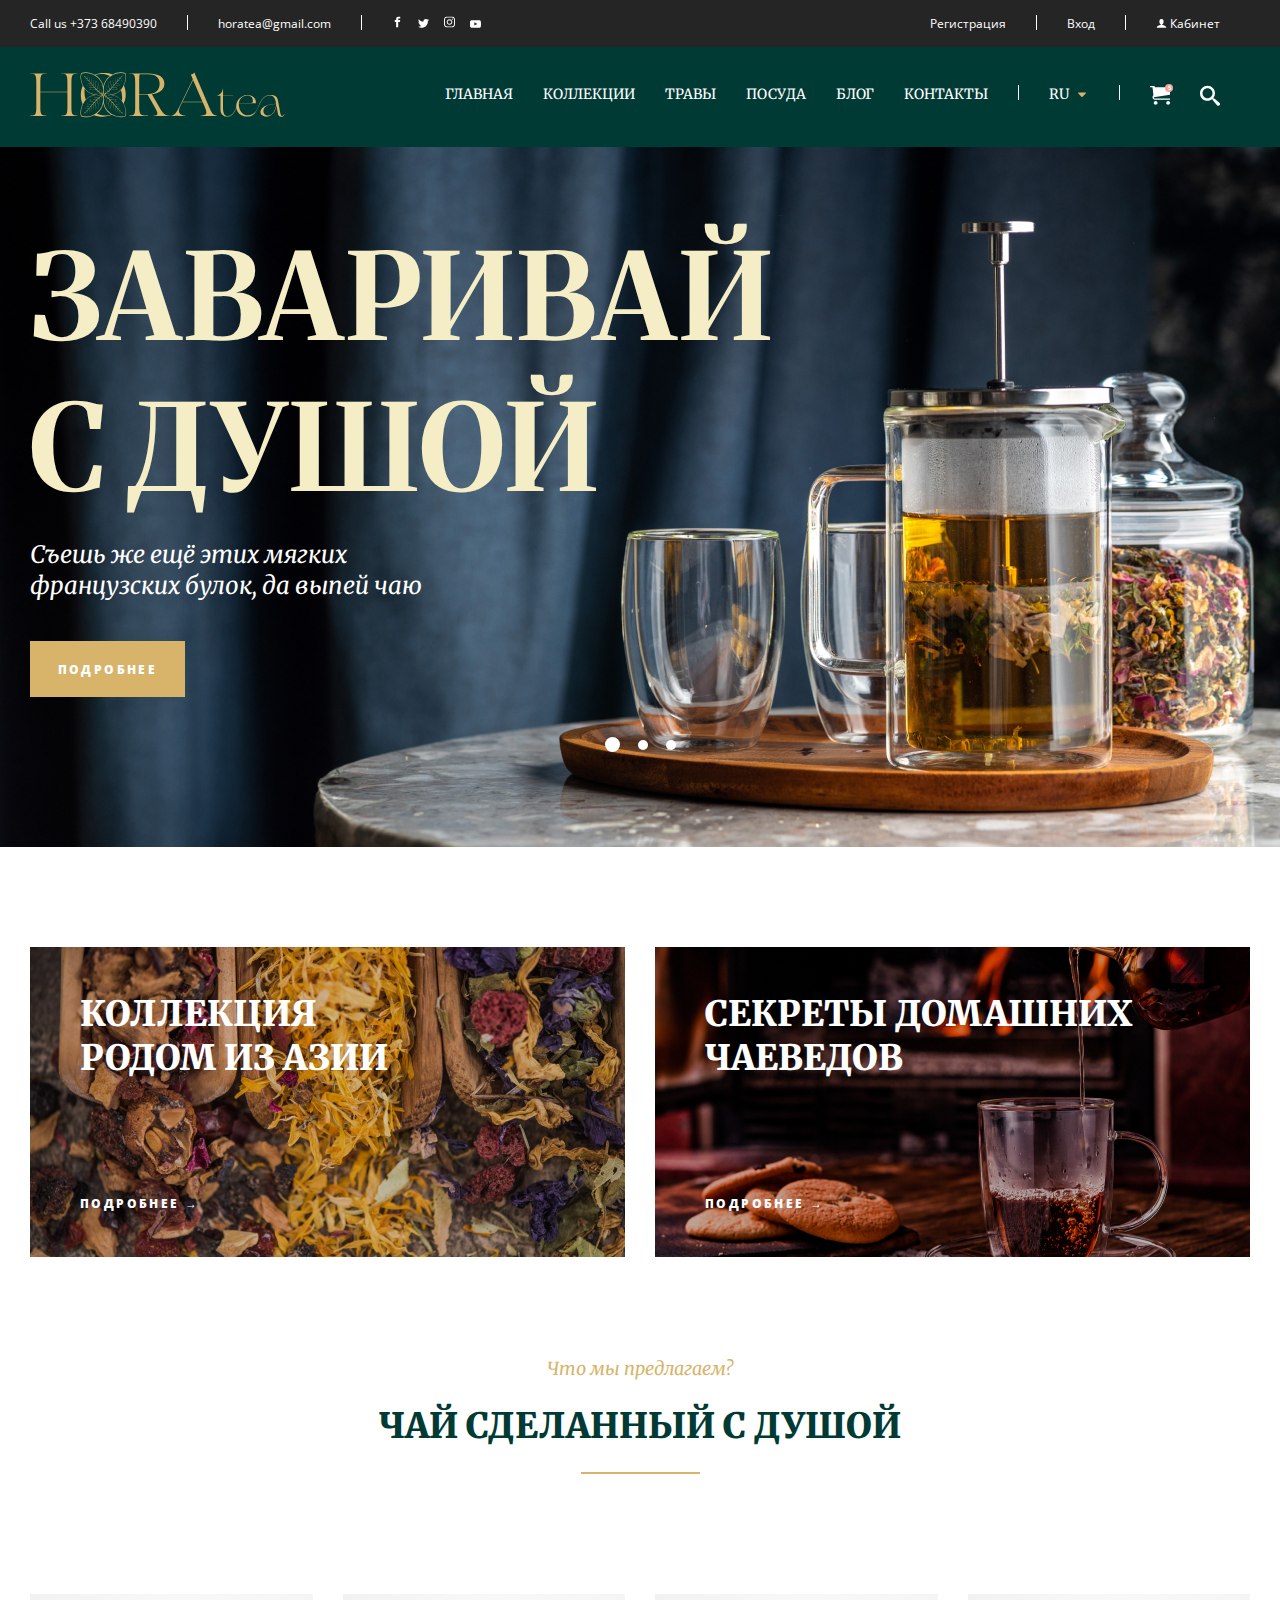
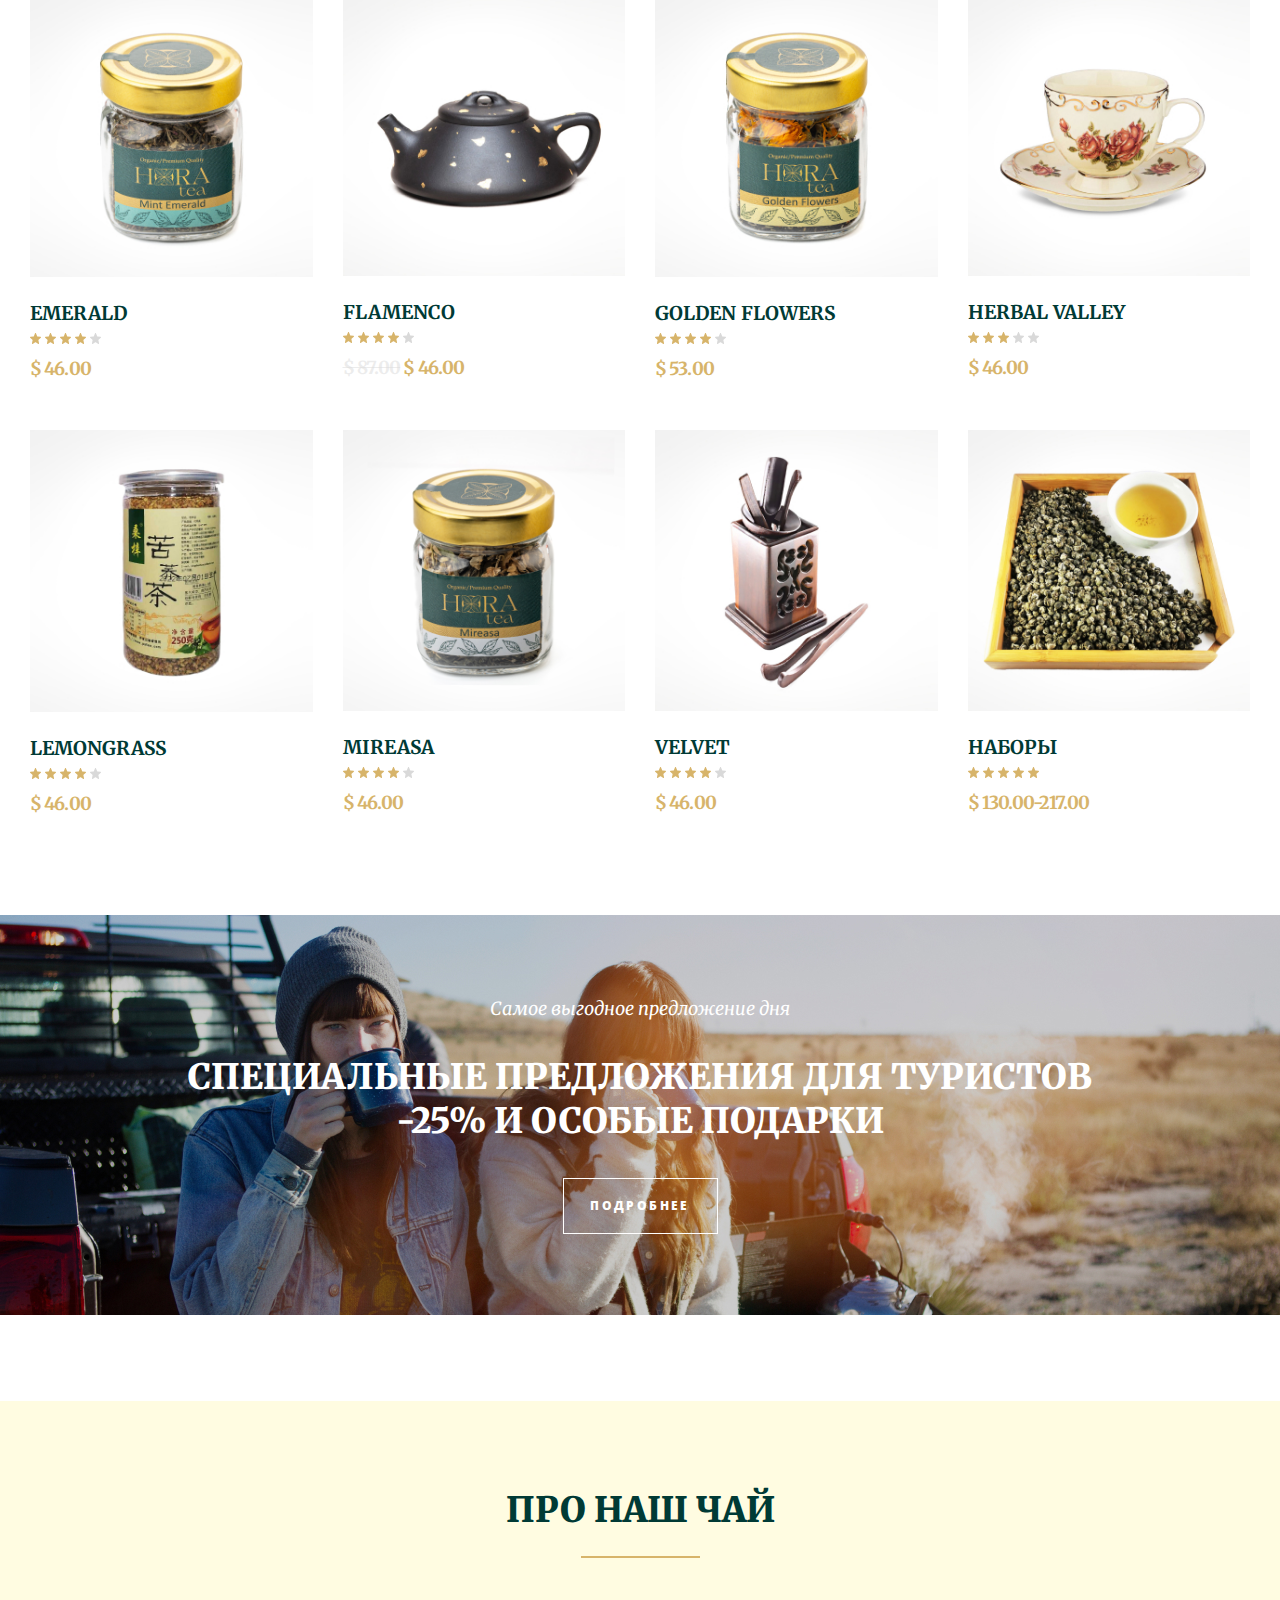
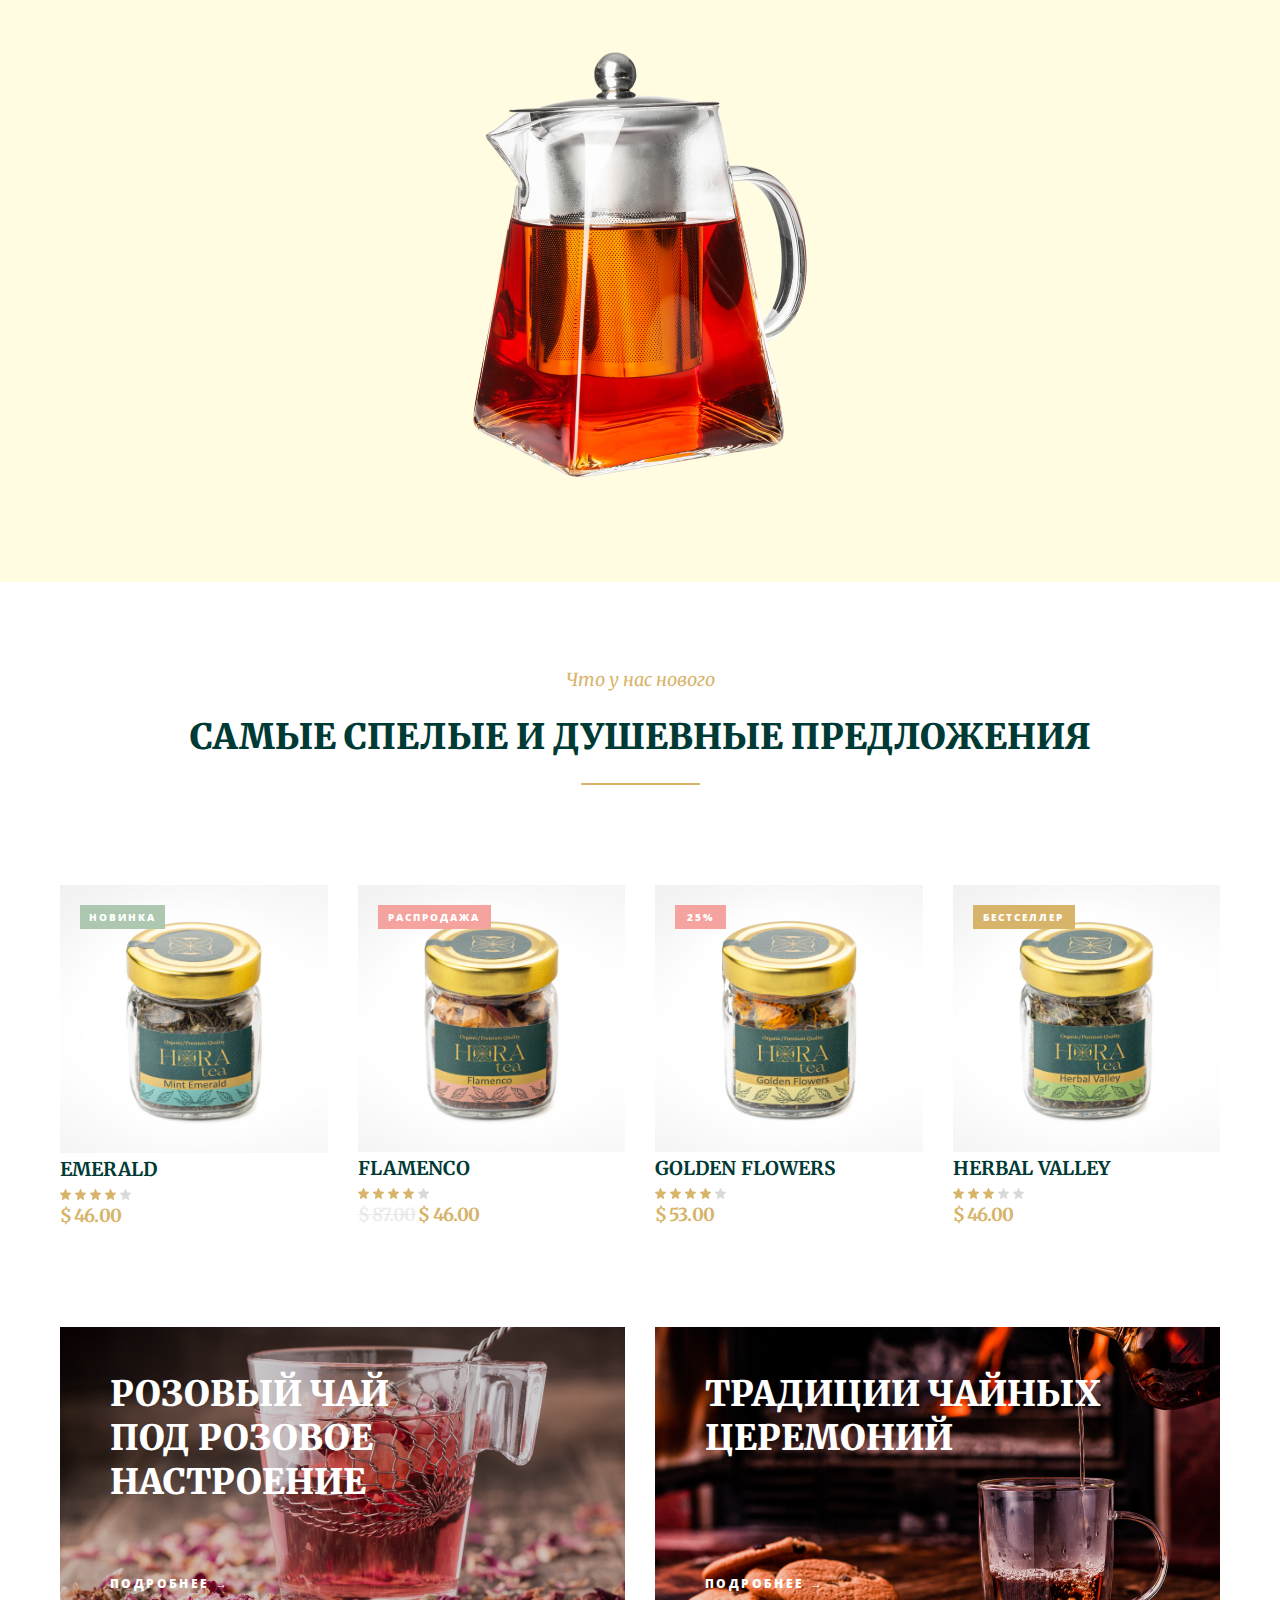
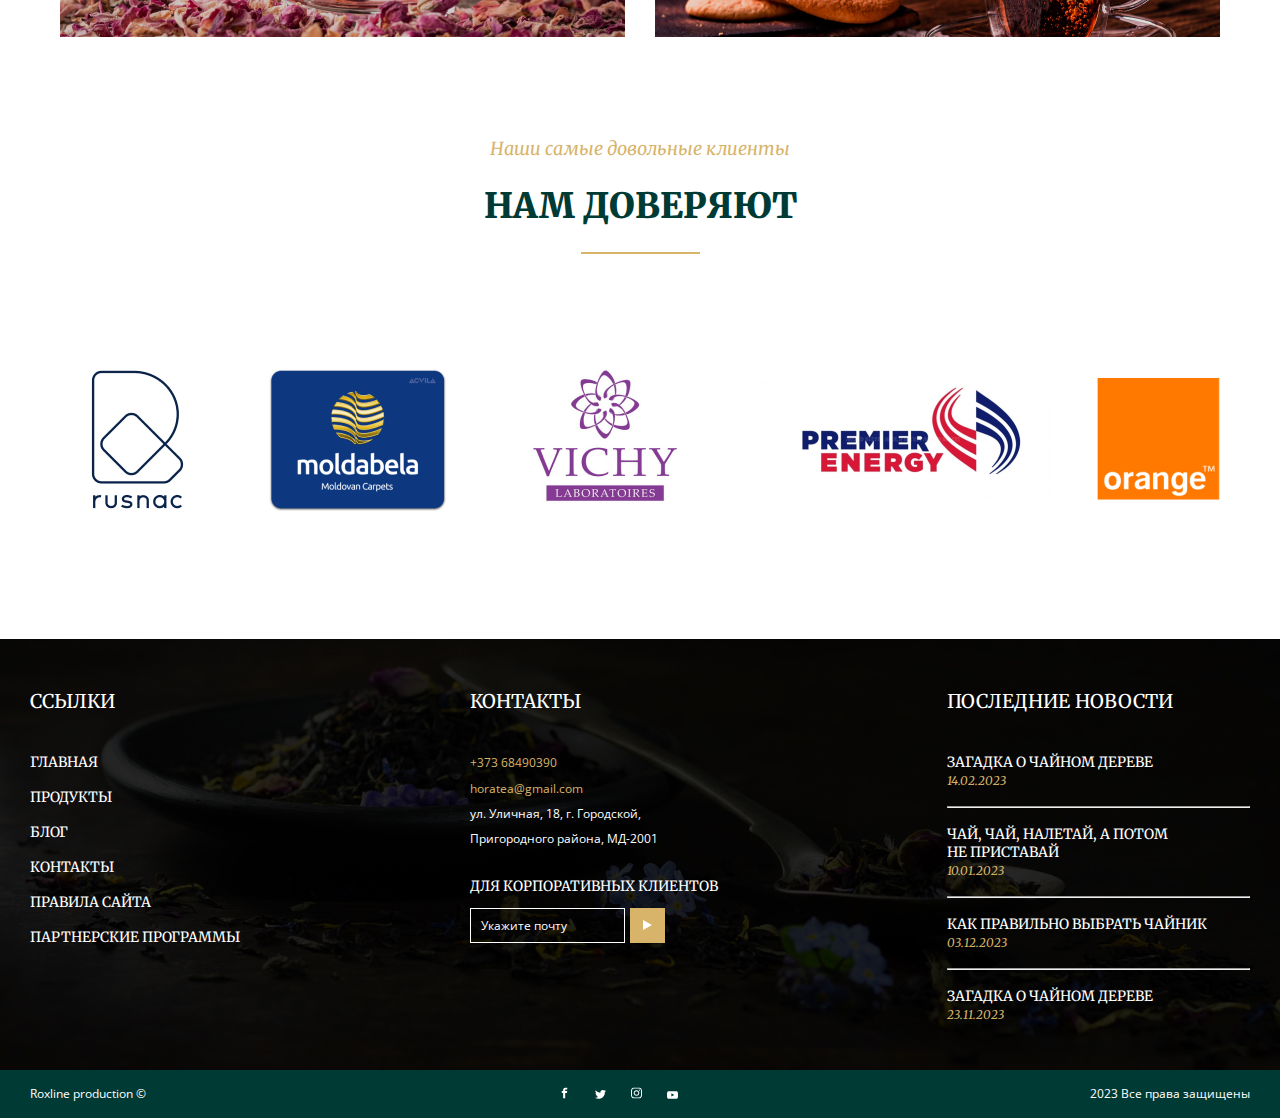
<file: index.html>
<!DOCTYPE html>
<html lang="en">
  <head>
    <meta charset="UTF-8" />
    <meta name="viewport" content="width=device-width, initial-scale=1.0" />
    <title>Hora-tea</title>
    <link rel="icon" href="./Style/imges/Favicon.svg">
    <link rel="preconnect" href="https://fonts.googleapis.com" />
    <link rel="preconnect" href="https://fonts.gstatic.com" crossorigin />
    <link
      href="https://fonts.googleapis.com/css2?family=Merriweather:ital@0;1&family=Open+Sans&display=swap"
      rel="stylesheet"
    />
    <link rel="stylesheet" href="./Style/style.css" />
    <script src="./Script/script.js" defer></script>
    
  </head>
  <body>
    <div class="wrapper">
      <header class="header">
        <div class="container_header">
          <div class="container_header-items _container">
            <ul class="contacts_left">
              <a href="" class="header-item">Call us +373 68490390</a>
              <div
                style="width: 1px; height: 15px; background-color: white"
              ></div>
              <a href="" class="header-item">horatea@gmail.com</a>
              <div
                style="width: 1px; height: 15px; background-color: white"
              ></div>
              <div class="social__icons-items">
                <a href="" class="social_icon">
                  <img src="./Style/imges/socials-facebook.svg" alt="" /></a
                ><a href="" class="social_icon">
                  <img src="./Style/imges/socials-twitter.svg" alt="" /></a
                ><a href="" class="social_icon">
                  <img src="./Style/imges/socials-inst.svg" alt="" /></a
                ><a href="" class="social_icon">
                  <img src="./Style/imges/socials-youtube.svg" alt="" />
                </a>
              </div>
            </ul>
            <ul class="contacts_right">
              <a href="" class="contacts_right-item">Регистрация</a>
              <div
                style="width: 1px; height: 15px; background-color: white"
              ></div>
              <a href="" class="contacts_right-item">Вход</a>
              <div
                style="width: 1px; height: 15px; background-color: white"
              ></div>
              <a href="" class="contacts_right-item"
                ><img
                  src="./Style/imges/icon-man.svg"
                  alt=""
                  class="man_icon"
                />
                Кабинет</a
              >
            </ul>
          </div>
        </div>
        <div class="container">
          <div class="_container">
            <div class="header__inner">
              <a href="#" class="logo">
                <img src="./Style/imges/logo1.svg" alt="" class="logo__img" />
              </a>
              <nav class="menu">
                <ul class="menu__list">
                  <li class="menu__list-item">
                    <a href="./index.html" class="menu__list-link">ГЛАВНАЯ</a>
                  </li>
                  <li id="sub_menuitem" class="menu__list-item">
                    <a href="#" class="menu__list-link">КОЛЛЕКЦИИ</a>
                    <ul  class="sub__menu">
                      <li><div class="sub_line"></div></li>
                    <li><a href="">Авторские</a></li>
                    <li><a href="">Чай со всего мира</a></li>
                    <li><a href="">Подарочные наборы</a></li>
                  </ul>
                  </li>
                  <li class="menu__list-item">
                    <a href="./herbalvalley.html" class="menu__list-link">ТРАВЫ</a>
                  </li>
                  <li class="menu__list-item">
                    <a href="./tableware.html" class="menu__list-link">ПОСУДА</a>
                  </li>
                  <li class="menu__list-item">
                    <a href="#" class="menu__list-link">БЛОГ</a>
                  </li>
                  <li class="menu__list-item">
                    <a href="#" class="menu__list-link">КОНТАКТЫ</a>
                  </li>
                  <li class="menu__list-item">
                    <div
                      style="width: 1px; height: 15px; background-color: white"
                    ></div>
                  </li>
                  <li id="langSwitch" class="menu__list-item">
                    <a href="" class="menu__list-link">RU</a>
                    <img
                      class="menu__list-triangl"
                      src="./Style/imges/Rutriangle.svg"
                      alt=""
                    />
                  </li>
                  <li class="menu__list-item">
                    <div
                      style="width: 1px; height: 15px; background-color: white"
                    ></div>
                  </li>

                  <a href="#" class="menu__list-item">
                    <p class="basket_count-number">5</p>
                    <img src="./Style/imges/icon-basket.svg" alt="" />
                  </a>

                  <a href="#" class="menu__list-item">
                    <img src="./Style/imges/icon-serch.svg" alt="" />
                  </a>
                </ul>
                <div id="burgerButton"></div>
              </nav>
            </div>
          </div>
        </div>
      </header>
      <main class="main">
        <section class="main__top">
          <div class="container__inner _container">
            <h1 class="top-title">Заваривай <br />с душой</h1>
            <p class="main__franch">
              Съешь же ещё этих мягких <br />французских булок, да выпей чаю
            </p>
            <a href="#" class="main__button">ПОДРОБНЕЕ</a>
            <ul class="slider__circle">
              <li class="slider__circle-itembig"></li>
              <li class="slider__circle-item"></li>
              <li class="slider__circle-item"></li>
            </ul>
          </div>
        </section>

        <div class="container_main _container">
          <div class="main__content">
            <div id="leftBlock" class="main__content-item">
              <h2>
                Коллекция<br />
                родом из азии
              </h2>
              <a href="#" class="main__content-bt">ПОДРОБНЕЕ →</a>
              <!-- <img src="./Style/imges/maintea1.jpg" alt="" /> -->
            </div>
            <div id="rightBlock" class="main__content-item">
              <h2>Секреты домашних <br />чаеведов</h2>
              <a href="#" class="main__content-bt">ПОДРОБНЕЕ →</a>
              <!-- <img src="./Style/imges/maintea2.jpg" alt="" /> -->
            </div>
          </div>
        </div>
        <div class="container_main">
          <div class="tea_soul">
            <p class="offers">Что мы предлагаем?</p>
            <h2 class="tea_soul-tea">ЧАЙ СДЕЛАННЫЙ С ДУШОЙ</h2>
            <div class="Rectangle4"></div>
          </div>
        </div>
        <div class="container_main _container">
          <div class="catalog__items">
            <div class="catalog__items-item">
              <div class="catalog__items-item-link">
                <a href="#">
                  <img src="./Style/imges/imgcatalog-item1.jpg" alt="tea" title="КУПИТЬ" />
                </a>
                <a class="catalog__item-name" href="#"> EMERALD </a>
              </div>
              <div class="rating">
                <img src="./Style/imges/Star 1star-gold.svg" alt="Звезда" />
                <img src="./Style/imges/Star 1star-gold.svg" alt="Звезда" />
                <img src="./Style/imges/Star 1star-gold.svg" alt="Звезда" />
                <img src="./Style/imges/Star 1star-gold.svg" alt="Звезда" />
                <img src="./Style/imges/Star 5star-gray.svg" alt="Звезда" />
              </div>
              <p>$ 46.00</p>
            </div>
            <div class="catalog__items-item">
              <div class="catalog__items-item-link">
                <a href="#">
                  <img src="./Style/imges/imgcatalog-item2.jpg" alt="tea" />
                </a>
                <a class="catalog__item-name" href="#"> Flamenco </a>
              </div>
              <div class="rating">
                <img src="./Style/imges/Star 1star-gold.svg" alt="Звезда" />
                <img src="./Style/imges/Star 1star-gold.svg" alt="Звезда" />
                <img src="./Style/imges/Star 1star-gold.svg" alt="Звезда" />
                <img src="./Style/imges/Star 1star-gold.svg" alt="Звезда" />
                <img src="./Style/imges/Star 5star-gray.svg" alt="Звезда" />
              </div>
              <p><s class="gray-price">$ 87.00</s> $ 46.00</p>
            </div>
            <div class="catalog__items-item">
              <div class="catalog__items-item-link">
                <a href="#">
                  <img src="./Style/imges/imgcatalog-item3.jpg" alt="tea" />
                </a>
                <a class="catalog__item-name" href="#"> Golden Flowers </a>
              </div>
              <div class="rating">
                <img src="./Style/imges/Star 1star-gold.svg" alt="Звезда" />
                <img src="./Style/imges/Star 1star-gold.svg" alt="Звезда" />
                <img src="./Style/imges/Star 1star-gold.svg" alt="Звезда" />
                <img src="./Style/imges/Star 1star-gold.svg" alt="Звезда" />
                <img src="./Style/imges/Star 5star-gray.svg" alt="Звезда" />
              </div>
              <p>$ 53.00</p>
            </div>
            <div class="catalog__items-item">
              <div class="catalog__items-item-link">
                <a href="#">
                  <img src="./Style/imges/imgcatalog-item4.jpg" alt="tea" />
                </a>
                <a class="catalog__item-name" href="#"> Herbal valley </a>
              </div>
              <div class="rating">
                <img src="./Style/imges/Star 1star-gold.svg" alt="Звезда" />
                <img src="./Style/imges/Star 1star-gold.svg" alt="Звезда" />
                <img src="./Style/imges/Star 1star-gold.svg" alt="Звезда" />
                <img src="./Style/imges/Star 5star-gray.svg" alt="Звезда" />
                <img src="./Style/imges/Star 5star-gray.svg" alt="Звезда" />
              </div>
              <p>$ 46.00</p>
            </div>
            <div class="catalog__items-item">
              <div class="catalog__items-item-link">
                <a href="#">
                  <img src="./Style/imges/imgcatalog-item5.jpg" alt="tea" />
                </a>
                <a class="catalog__item-name" href="#"> Lemongrass </a>
              </div>
              <div class="rating">
                <img src="./Style/imges/Star 1star-gold.svg" alt="Звезда" />
                <img src="./Style/imges/Star 1star-gold.svg" alt="Звезда" />
                <img src="./Style/imges/Star 1star-gold.svg" alt="Звезда" />
                <img src="./Style/imges/Star 1star-gold.svg" alt="Звезда" />
                <img src="./Style/imges/Star 5star-gray.svg" alt="Звезда" />
              </div>
              <p>$ 46.00</p>
            </div>
            <div class="catalog__items-item">
              <div class="catalog__items-item-link">
                <a href="#">
                  <img src="./Style/imges/imgcatalog-item6.png" alt="tea" />
                </a>
                <a class="catalog__item-name" href="#"> Mireasa </a>
              </div>
              <div class="rating">
                <img src="./Style/imges/Star 1star-gold.svg" alt="Звезда" />
                <img src="./Style/imges/Star 1star-gold.svg" alt="Звезда" />
                <img src="./Style/imges/Star 1star-gold.svg" alt="Звезда" />
                <img src="./Style/imges/Star 1star-gold.svg" alt="Звезда" />
                <img src="./Style/imges/Star 5star-gray.svg" alt="Звезда" />
              </div>
              <p>$ 46.00</p>
            </div>
            <div class="catalog__items-item">
              <div class="catalog__items-item-link">
                <a href="#">
                  <img src="./Style/imges/imgcatalog-item7.jpg" alt="tea" />
                </a>
                <a class="catalog__item-name" href="#"> velvet </a>
              </div>
              <div class="rating">
                <img src="./Style/imges/Star 1star-gold.svg" alt="Звезда" />
                <img src="./Style/imges/Star 1star-gold.svg" alt="Звезда" />
                <img src="./Style/imges/Star 1star-gold.svg" alt="Звезда" />
                <img src="./Style/imges/Star 1star-gold.svg" alt="Звезда" />
                <img src="./Style/imges/Star 5star-gray.svg" alt="Звезда" />
              </div>
              <p>$ 46.00</p>
            </div>
            <div class="catalog__items-item">
              <div class="catalog__items-item-link">
                <a href="#">
                  <img src="./Style/imges/imgcatalog-item8.jpg" alt="tea" />
                </a>
                <a class="catalog__item-name" href="#"> Наборы </a>
              </div>
              <div class="rating">
                <img src="./Style/imges/Star 1star-gold.svg" alt="Звезда" />
                <img src="./Style/imges/Star 1star-gold.svg" alt="Звезда" />
                <img src="./Style/imges/Star 1star-gold.svg" alt="Звезда" />
                <img src="./Style/imges/Star 1star-gold.svg" alt="Звезда" />
                <img src="./Style/imges/Star 1star-gold.svg" alt="Звезда" />
              </div>
              <p>$ 130.00-217.00</p>
            </div>
          </div>
        </div>
        <div class="_container _best_offer">
          <div class="offer_content">
            <p>Самое выгодное предложение дня</p>
            <h2>
              Специальные предложения для туристов<br />
              -25% и особые подарки
            </h2>
            <button class="offer_button">ПОДРОБНЕЕ</button>
          </div>
        </div>
        <div class="_container _about-tea">
          <div class="about__tea-content">
            <h2>Про наш чай</h2>
            <div class="retangle-tea"></div>
            <img src="./Style/imges/IMGP4942 2about-tea.png" alt="" />
          </div>
        </div>
        <div class="_container new__tea-container">
          <div class="tea_new-content">
            <p class="tea-new">Что у нас нового</p>
            <h2 class="tea_soul-tea">Самые спелые и душевные предложения</h2>
            <div class="Rectangle-new"></div>
          </div>
          <div class="_container fresh_offers">
            <div class="fresh_offers-items">
              <div class="catalog__items-item">
              <div class="catalog__items-item-link">
                <a href="#">
                  <img src="./Style/imges/imgfreshofers1.jpg" alt="tea" />
                  <a href="#" id="fresh-btn">НОВИНКА</a>
                </a>
                <a class="catalog__item-name" href="#"> EMERALD </a>
              </div>
              <div class="rating">
                <img src="./Style/imges/Star 1star-gold.svg" alt="Звезда" />
                <img src="./Style/imges/Star 1star-gold.svg" alt="Звезда" />
                <img src="./Style/imges/Star 1star-gold.svg" alt="Звезда" />
                <img src="./Style/imges/Star 1star-gold.svg" alt="Звезда" />
                <img src="./Style/imges/Star 5star-gray.svg" alt="Звезда" />
              </div>
              <p>$ 46.00</p>
            </div>
            <div class="catalog__items-item">
              <div class="catalog__items-item-link">
                <a href="#">
                  <img src="./Style/imges/imgoffersejuce2.jpg" alt="tea" />
                  <a href="#" id="fresh-btn2">РАСПРОДАЖА</a>
                </a>
                <a class="catalog__item-name" href="#"> Flamenco </a>
              </div>
              <div class="rating">
                <img src="./Style/imges/Star 1star-gold.svg" alt="Звезда" />
                <img src="./Style/imges/Star 1star-gold.svg" alt="Звезда" />
                <img src="./Style/imges/Star 1star-gold.svg" alt="Звезда" />
                <img src="./Style/imges/Star 1star-gold.svg" alt="Звезда" />
                <img src="./Style/imges/Star 5star-gray.svg" alt="Звезда" />
              </div>
              <p><s> $ 87.00</s> $ 46.00</p>
            </div>
            <div class="catalog__items-item">
              <div class="catalog__items-item-link">
                <a href="#">
                  <img src="./Style/imges/imgoffersejuce3.jpg" alt="tea" />
                  <a href="#" id="fresh-btn3">25%</a>
                </a>
                <a class="catalog__item-name" href="#"> Golden Flowers </a>
              </div>
              <div class="rating">
                <img src="./Style/imges/Star 1star-gold.svg" alt="Звезда" />
                <img src="./Style/imges/Star 1star-gold.svg" alt="Звезда" />
                <img src="./Style/imges/Star 1star-gold.svg" alt="Звезда" />
                <img src="./Style/imges/Star 1star-gold.svg" alt="Звезда" />
                <img src="./Style/imges/Star 5star-gray.svg" alt="Звезда" />
              </div>
              <p>$ 53.00</p>
            </div>
            <div class="catalog__items-item">
              <div class="catalog__items-item-link">
                <a href="#">
                  <img src="./Style/imges/imgoffersejuce4.jpg" alt="tea" />
                   <a href="#" id="fresh-btn4">бестселлер</a>
                </a>
                <a class="catalog__item-name" href="#"> Herbal valley </a>
              </div>
              <div class="rating">
                <img src="./Style/imges/Star 1star-gold.svg" alt="Звезда" />
                <img src="./Style/imges/Star 1star-gold.svg" alt="Звезда" />
                <img src="./Style/imges/Star 1star-gold.svg" alt="Звезда" />
                <img src="./Style/imges/Star 5star-gray.svg" alt="Звезда" />
                <img src="./Style/imges/Star 5star-gray.svg" alt="Звезда" />
              </div>
              <p>$ 46.00</p>
            </div>
          </div>
        </div>
        <div class="container_collection _container">
          <div class="main__content">
            <div id="leftBlock1" class="main__content-item">
              <h2>
                Розовый чай <br>
               под розовое  <br> настроение
              </h2>
              <a href="#" class="main__content-bt">ПОДРОБНЕЕ →</a>
              <!-- <img src="./Style/imges/maintea1.jpg" alt="" /> -->
            </div>
            <div id="rightBlock2" class="main__content-item">
              <h2>традиции чайных <br> церемоний</h2>
              <a href="#" class="main__content-bt">ПОДРОБНЕЕ →</a>
              <!-- <img src="./Style/imges/maintea2.jpg" alt="" /> -->
            </div>
          </div>
        </div>
         <div class="_container new__tea-container">
          <div class="tea_new-content">
            <p class="tea-new">Наши самые довольные клиенты</p>
            <h2 class="tea_soul-tea">Нам доверяют</h2>
            <div class="Rectangle-new"></div>
          </div>
          <div class="_container-trust">
            <div class="trust_img">
              <a href="" class="trust-img-item1">
                <img src="./Style/imges/trast1.png" alt="">
              </a>
              <a href="" class="trust-img-item2">
                <img src="./Style/imges/trast2.png" alt="">
              </a>
              <a href="" class="trust-img-item3">
                <img src="./Style/imges/trsast3.png" alt="">
              </a>
              <a href="" class="trust-img-item4">
                <img src="./Style/imges/trast4.png" alt="">
              </a>
              <a href="" class="trust-img-item5">
                <img src="./Style/imges/trast5.png" alt="">
              </a>
            </div>
          </div>
      </main>
      <footer class="footer">
        <div class="container">
          <div class="bg-footer">
            <div class="footer__inner _container">
              <div class="footer__links">
                <h4>Ссылки</h4>
                <ul class="footer__links-list">
                  <li class="footer__list-item">
                    <a href="#" class="footrt__item-link">Главная</a>
                  </li>
                  <li class="footer__list-item">
                    <a href="#" class="footrt__item-link">Продукты</a>
                  </li>
                  <li class="footer__list-item">
                    <a href="#" class="footrt__item-link">Блог</a>
                  </li>
                  <li class="footer__list-item">
                    <a href="#" class="footrt__item-link">Контакты</a>
                  </li>
                  <li class="footer__list-item">
                    <a href="#" class="footrt__item-link">Правила Сайта</a>
                  </li>
                  <li class="footer__list-item">
                    <a href="#" class="footrt__item-link"
                      >Партнерские программы</a
                    >
                  </li>
                </ul>
              </div>
              <div class="footer__contacts">
                <h4>Контакты</h4>
                <div>
                  <ul class="contact__info">
                    <li>
                      <a class="footer__number" href="#">+373 68490390</a>
                    </li>
                    <li>
                      <a class="footer__mail" href="#">horatea@gmail.com</a>
                    </li>
                  </ul>
                  <address class="footer_adres-street">
                    ул. Уличная, 18, г. Городской,
                  </address>
                  <address class="footer_adres">
                    Пригородного района, МД-2001
                  </address>
                </div>
                <h4 class="footer__clients">Для корпоративных клиентов</h4>
                <form class="form__mail" action="">
                  <label for="mail"></label>
                  <input
                    class="mail__input"
                    type="email"
                    id="mail"
                    placeholder="Укажите почту"
                  />
                  <label for="send"></label>
                  <button
                    class="button__input"
                    type="submit"
                    class="send-mail"
                    id="send"
                  >
                    <img src="./Style/imges/trianglemail.svg" alt="" />
                  </button>
                </form>
              </div>
              <div class="footer__news">
                <h4>Последние новости</h4>
                <dl class="footer__news-inner">
                  <dt><a href="#">Загадка о чайном дереве</a></dt>
                  <dd>
                    <time datetime="2023-02-14">14.02.2023</time>
                  </dd>
                  <hr />
                  <dt>
                    <a href="#"
                      >Чай, ЧАЙ, НАЛЕТАЙ, а потом <br />не приставай</a
                    >
                  </dt>
                  <dd>
                    <time datetime="2023-01-10">10.01.2023</time>
                  </dd>
                  <hr />
                  <dt><a href="#">Как правильно выбрать чайник</a></dt>
                  <dd>
                    <time datetime="2023-12-03">03.12.2023</time>
                  </dd>
                  <hr />
                  <dt><a href="#">Загадка о чайном дереве</a></dt>
                  <dd>
                    <time datetime="2023-11-23">23.11.2023</time>
                  </dd>
                </dl>
              </div>
            </div>
          </div>
          <div class="container_footer _container">
            <div class="social__icons-footer">
              <p>Roxline production ©</p>
              <div class="footer__icons">
                <a href="" class="social_icon-footer">
                  <img src="./Style/imges/socials-facebook.svg" alt="" /></a
                ><a href="" class="social_icon-footer">
                  <img src="./Style/imges/socials-twitter.svg" alt="" /></a
                ><a href="" class="social_icon-footer">
                  <img src="./Style/imges/socials-inst.svg" alt="" /></a
                ><a href="" class="social_icon-footer">
                  <img src="./Style/imges/socials-youtube.svg" alt="" />
                </a>
              </div>
              <p>2023 Все права защищены</p>
            </div>
          </div>
        </div>
      </footer>
    </div>
  </body>
</html>
</file>
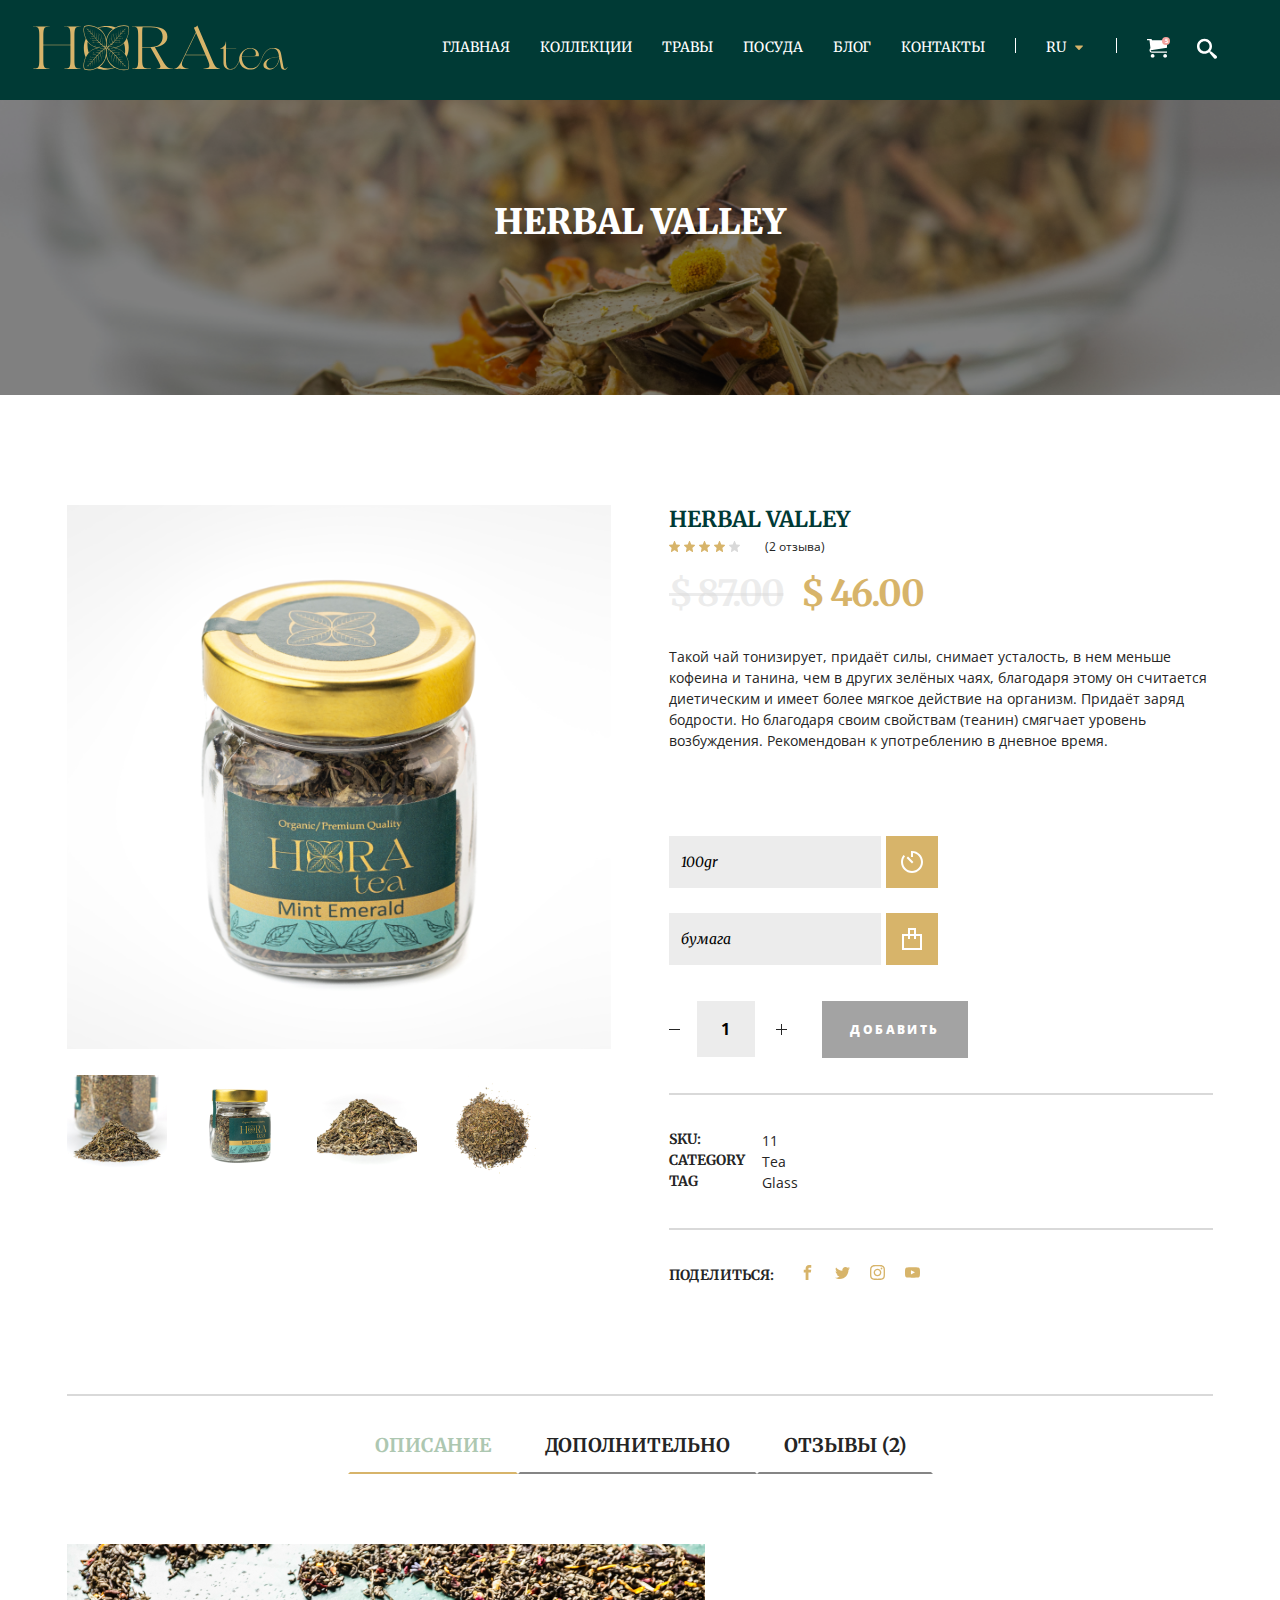
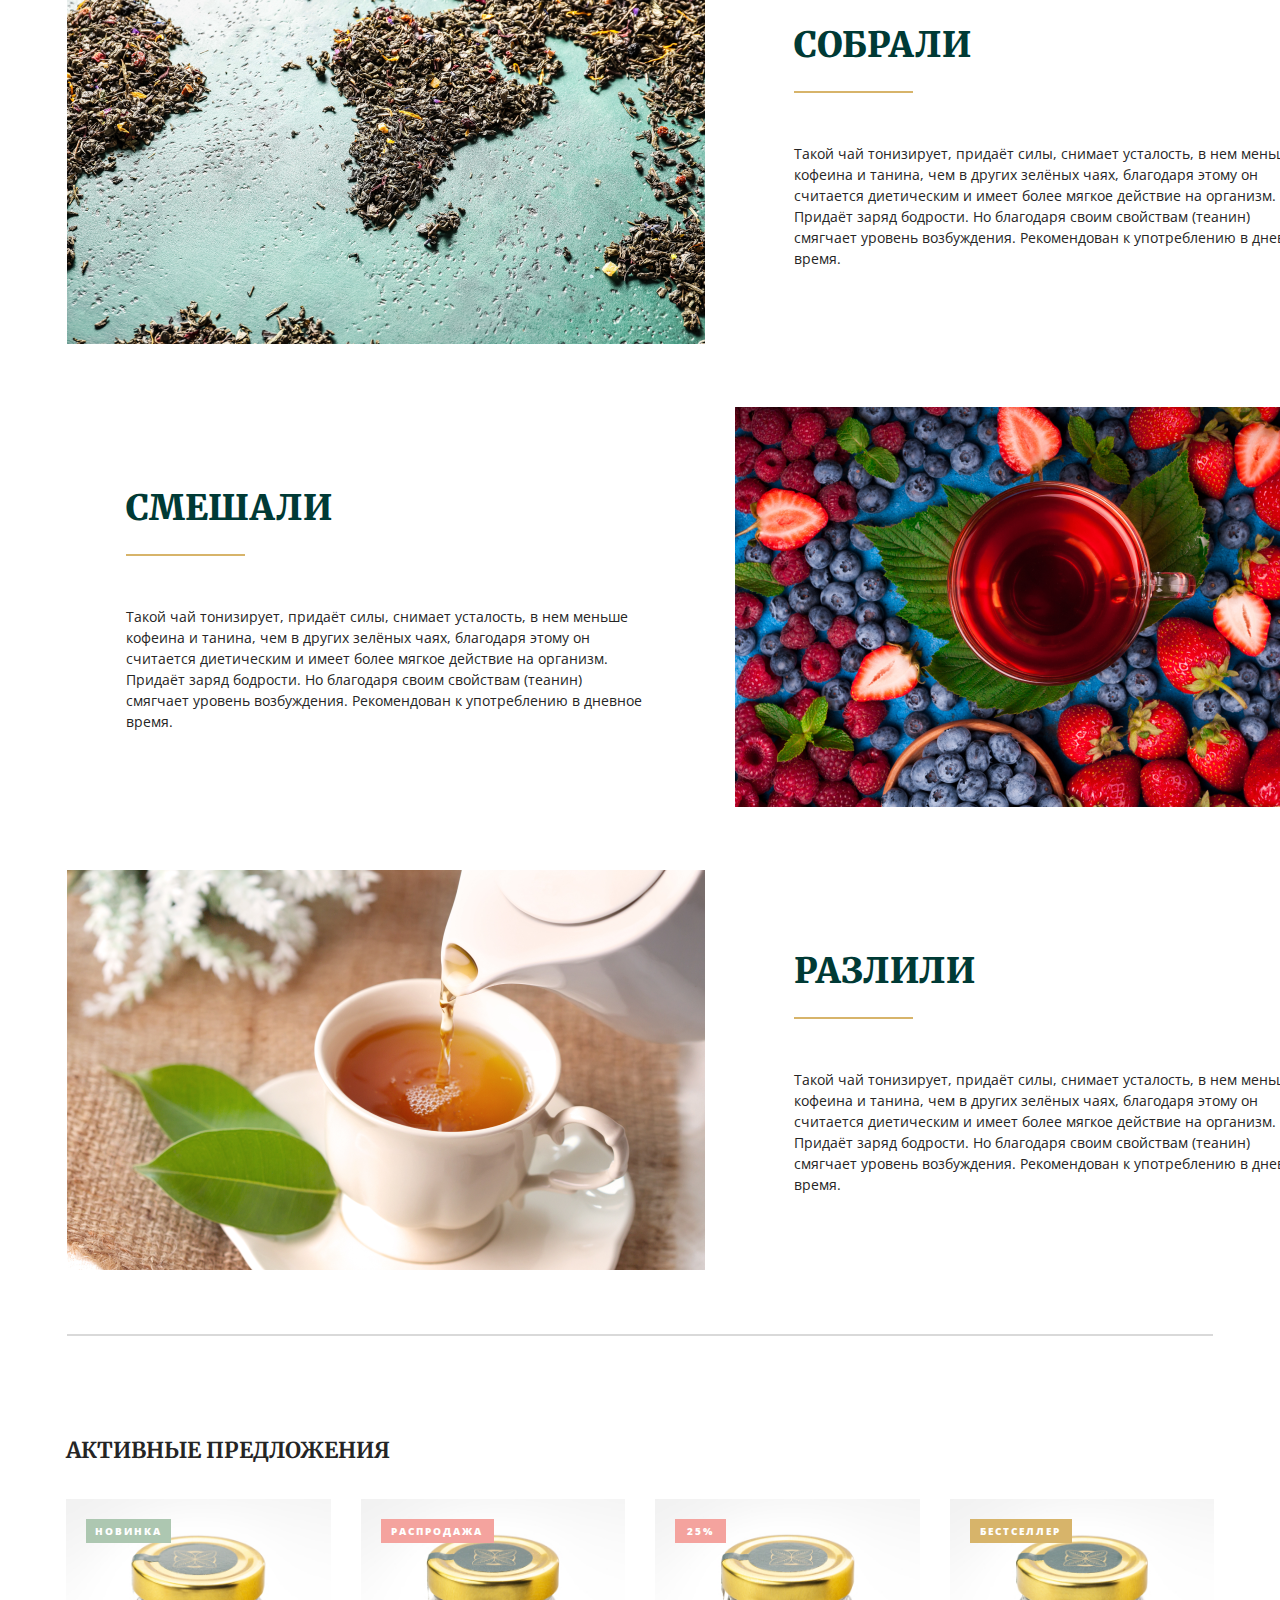
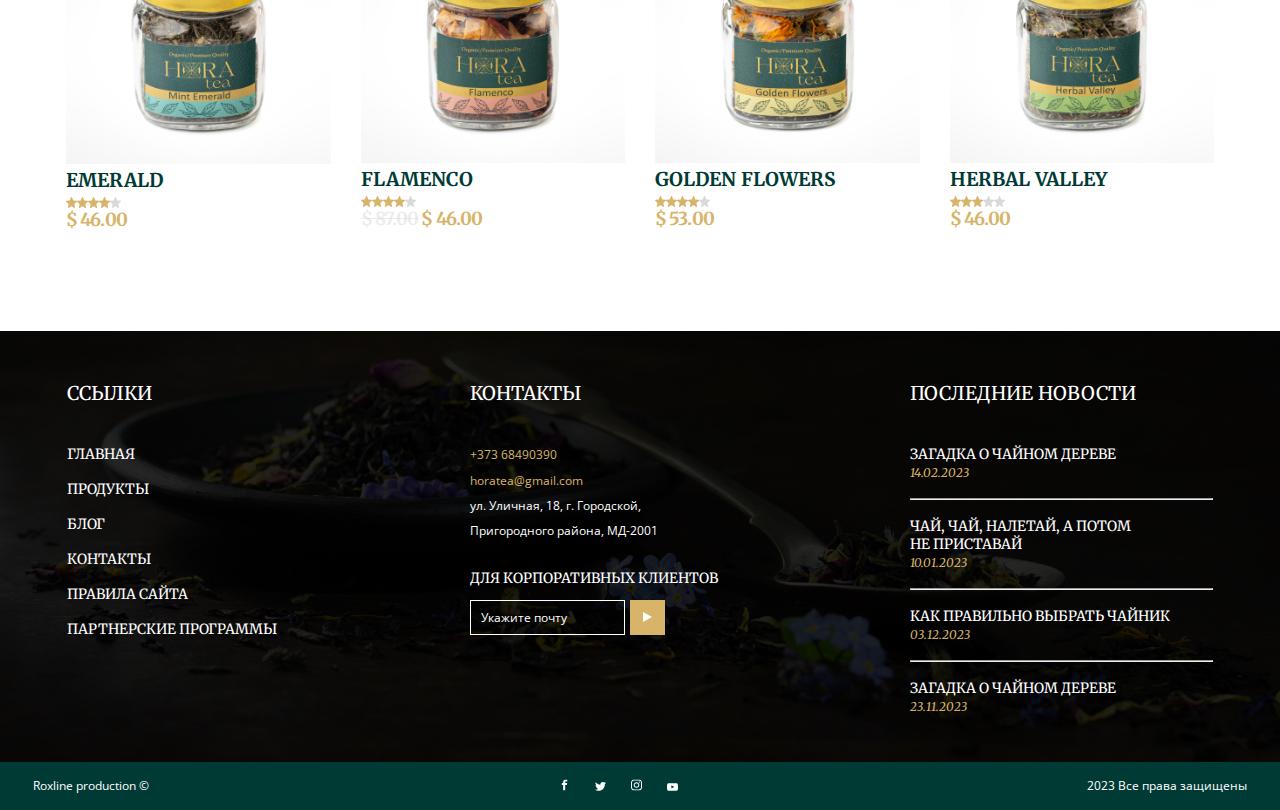
<file: herbalvalley.html>
<!DOCTYPE html>
<html lang="en">
  <head>
    <meta charset="UTF-8" />
    <meta name="viewport" content="width=device-width, initial-scale=1.0" />
    <title>Hora-tea</title>
    <link rel="icon" href="./Style/imges/Favicon.svg">
    <link rel="preconnect" href="https://fonts.googleapis.com">
    <link rel="preconnect" href="https://fonts.gstatic.com" crossorigin>
    <link href="https://fonts.googleapis.com/css2?family=Merriweather:ital,wght@0,300;0,400;0,700;0,900;1,400&family=Open+Sans:wght@400;600;700;800&display=swap" rel="stylesheet">
    <link rel="stylesheet" href="./Style/collections.css" />

    
  </head>
  <body>
    <div class="wrapper">
        <header class="header">
            <div class="container">
              <div class="_container">
                <div class="header__inner">
                  <a href="#" class="logo">
                    <img src="./Style/imges/logo1.svg" alt="" class="logo__img" />
                  </a>
                  <nav class="menu">
                    <ul class="menu__list">
                      <li class="menu__list-item">
                        <a href="./index.html" class="menu__list-link">ГЛАВНАЯ</a>
                      </li>
                      <li id="sub_menuitem" class="menu__list-item">
                        <a href="#" class="menu__list-link">КОЛЛЕКЦИИ</a>
                        <ul  class="sub__menu">
                          <li><div class="sub_line"></div></li>
                        <li><a href="">Авторские</a></li>
                        <li><a href="">Чай со всего мира</a></li>
                        <li><a href="">Подарочные наборы</a></li>
                      </ul>
                      </li>
                      <li class="menu__list-item">
                        <a href="./herbalvalley.html" class="menu__list-link">ТРАВЫ</a>
                      </li>
                      <li class="menu__list-item">
                        <a href="./tableware.html" class="menu__list-link">ПОСУДА</a>
                      </li>
                      <li class="menu__list-item">
                        <a href="#" class="menu__list-link">БЛОГ</a>
                      </li>
                      <li class="menu__list-item">
                        <a href="#" class="menu__list-link">КОНТАКТЫ</a>
                      </li>
                      <li class="menu__list-item">
                        <div
                          style="width: 1px; height: 15px; background-color: white"
                        ></div>
                      </li>
                      <li id="langSwitch" class="menu__list-item">
                        <a href="" class="menu__list-link">RU</a>
                        <img
                          class="menu__list-triangl"
                          src="./Style/imges/Rutriangle.svg"
                          alt=""
                        />
                      </li>
                      <li class="menu__list-item">
                        <div
                          style="width: 1px; height: 15px; background-color: white"
                        ></div>
                      </li>
    
                      <a href="#" class="menu__list-item2">
                        <p class="basket_count-number">5</p>
                        <img src="./Style/imges/icon-basket.svg" alt="" />
                      </a>
    
                      <a href="#" class="menu__list-item">
                        <img src="./Style/imges/icon-serch.svg" alt="" />
                      </a>
                    </ul>
                    <div id="burgerButton"></div>
                  </nav>
                </div>
              </div>
            </div>
          </header>
          <main class="main">
            <section class="main__top">
              <div class="container__inner _container">
                <h1 class="top-title">Herbal Valley</h1>
              
              </div>
        </section>

       <section class="product">
        <div class="container_main">
            <div class="container_product">
            <div class="left_side">
                <div class="upper_img_block">
                    <img class="upper_img" src="./Style/imges/upper_img.png" alt="">
                </div>
                <div class="bottom_img_block">
                    <img src="./Style/imges/img.png" alt="" class="bottom_img">
                    <img src="./Style/imges/img (1).png" alt="" class="bottom_img">
                    <img src="./Style/imges/img (2).png" alt="" class="bottom_img">
                    <img src="./Style/imges/img (3).png" alt="" class="bottom_img">
                </div>
            </div>
            <div class="right_side">
                <p class="green_title">HERBAL VALLEY</p>
                <div class="rating">
                        <div>
                        <img src="./Style/imges/Star 1star-gold.svg" alt="Звезда" />
                        <img src="./Style/imges/Star 1star-gold.svg" alt="Звезда" />
                        <img src="./Style/imges/Star 1star-gold.svg" alt="Звезда" />
                        <img src="./Style/imges/Star 1star-gold.svg" alt="Звезда" />
                        <img src="./Style/imges/Star 5star-gray.svg" alt="Звезда" />
                        </div>
                    <p class="rating_text">(2 отзыва)</p>
                </div>
                <div class="price">
                    <s class="grey_price"> $ 87.00</s>
                    <p class="gold_price"> $ 46.00</p>
                </div>
                <div class="info_text">
                    <p>Такой чай тонизирует, придаёт силы, снимает усталость, в нем меньше кофеина и танина, чем в других зелёных чаях, благодаря этому он считается диетическим и имеет более мягкое действие на организм. Придаёт заряд бодрости. Но благодаря своим свойствам (теанин) смягчает уровень возбуждения. Рекомендован к употреблению в дневное время.</p>
                </div>
                <div class="forms">
                    <form class="form__weight" action="">
                        <label for="weight"></label>
                        <input
                          class="search__input2"
                          type="input"
                          id="weight"
                          placeholder="100gr"
                        />
                        <label  for="send"></label>
                        <button
                          class="button"
                          type="submit"
                          class="weight"
                          id="send2"
                        >
                          <img src="./Style/imges/timer.svg" alt="weight" />
                        </button>
                       </form>
                       <form class="form__weight" action="">
                        <label  for="weight"></label>
                        <input
                          class="search__weight2"
                          type="input"
                          id="weight"
                          placeholder ="бумага"
                        />
                        <label for="send"></label>
                        <button
                          class="button"
                          type="submit"
                          class="weight"
                          id="send2"
                        >
                          <img src="./Style/imges/bag-shopping.svg" alt="bag" />
                        </button>
                       </form>
                </div>
                <div class="buttons">
                    <div class="quantity_item_items">
                        <button class="button_svg">
                            <img src="./Style/imges/—.svg" alt="">
                         </button>                    
                        <form class="form_quantity" action="">
                            <label  for="quantity"></label>
                            <input
                              class="input_quantity"
                              type="input"
                              id="quantity"
                              placeholder ="1"
                            />
                        </form>
                        <button class="button_svg">
                          <img src="./Style/imges/Group 5.svg" alt="">
                        </button>
                    </div>
                    <div class="button_add_item">
                        <button class="button_add"> <p>ДОБАВИТЬ</p></button>
                    </div>
                </div>
                <div class="big_line"></div>
                <div class="info_block">
                    <p class="b_text_big">SKU:</p>
                    <p class="b_text">11</p>
                    <p class="b_text_big">CATEGORY</p>
                    <p class="b_text">Tea</p>
                    <p class="b_text_big">TAG</p>
                    <p class="b_text">Glass</p>
                </div>
                <div class="big_line"></div>
                <div class="share_block">
                    <p class="b_text_big">ПОДЕЛИТЬСЯ:</p>
                    <div class="share_icons">
                        <a href="" class="social_icon-footer">
                          <img class="gold_icon" src="./Style/imges/socials.svg" alt="" /></a
                        ><a href="" class="social_icon-footer">
                          <img class="gold_icon" src="./Style/imges/socials (1).svg" alt="" /></a
                        ><a href="" class="social_icon-footer">
                          <img class="gold_icon" src="./Style/imges/socials (2).svg" alt="" /></a
                        ><a href="" class="social_icon-footer">
                          <img class="gold_icon" src="./Style/imges/socials (3).svg" alt="" />
                        </a>
                </div>
                </div>
            </div>
            </div>
            <div class="big_line"></div>
        </div>
         </section>
      
      <section class="tabs">
        
        <div class="container_main _container">
          <div class="tabs">
              <div class="tabs_btn">
                <button class="tabs_btn_item tabs_btn_item_active" data-button="content-1">ОПИСАНИЕ</button>
                <button class="tabs_btn_item" data-button="content-2" >ДОПОЛНИТЕЛЬНО</button>
                <button class="tabs_btn_item" data-button="content-3" >ОТЗЫВЫ (2)</button>
              </div>
              <div class="tabs_content">
                <div class="tabs_content_item tabs_content_item_active" id="content-1">
                  <div class="tabs_content_block1">
                    <div class="content_block_item_img">
                      <img src="./Style/imges/Rectangle 22.png" alt="">
                    </div>
                    <div class="content_block_item">
                      <div class="text_wrapper">
                        <p class="green_title_big">Собрали</p>
                        <div class="yellow_line"></div>
                        <p class="small_text">Такой чай тонизирует, придаёт силы, снимает усталость, в нем меньше кофеина и танина, чем в других зелёных чаях, благодаря этому он считается диетическим и имеет более мягкое действие на организм. Придаёт заряд бодрости. Но благодаря своим свойствам (теанин) смягчает уровень возбуждения. Рекомендован к употреблению в дневное время.</p>
                      </div>
                    </div>
                    <div class="content_block_item">
                      <div class="text_wrapper">
                        <p class="green_title_big">Смешали</p>
                        <div class="yellow_line"></div>
                        <p class="small_text">Такой чай тонизирует, придаёт силы, снимает усталость, в нем меньше кофеина и танина, чем в других зелёных чаях, благодаря этому он считается диетическим и имеет более мягкое действие на организм. Придаёт заряд бодрости. Но благодаря своим свойствам (теанин) смягчает уровень возбуждения. Рекомендован к употреблению в дневное время.</p>
                      </div>
                    </div>
                    <div class="content_block_item_img">
                      <img src="./Style/imges/Rectangle 25.png" alt="">
                    </div>
                    <div class="content_block_item_img">
                      <img src="./Style/imges/Rectangle 24.png" alt="">
                    </div>
                    <div class="content_block_item">
                      <div class="text_wrapper">
                        <p class="green_title_big">Разлили</p>
                        <div class="yellow_line"></div>
                        <p class="small_text">Такой чай тонизирует, придаёт силы, снимает усталость, в нем меньше кофеина и танина, чем в других зелёных чаях, благодаря этому он считается диетическим и имеет более мягкое действие на организм. Придаёт заряд бодрости. Но благодаря своим свойствам (теанин) смягчает уровень возбуждения. Рекомендован к употреблению в дневное время.</p>
                      </div>
                    </div>
                  </div>
                </div>
                <div class="tabs_content_item" id="content-2" >
                  <div class="tabs_content_block2">
                    <div class="additional_text_block">
                      <p class="additional_text"><span class="blacker_additional_text">Состав:</span> японский зелёный чай Сенча, цветки орегано, чабрец.</p>
                    </div>
                    <div class="additional_text_block">
                      <p class="additional_text"><span class="blacker_additional_text">Food pairing:</span> блюда японской кухни, суши, морепродукты, рыба, а также, аперитивы, салаты, овощные блюда, супы, сэндвичи, птица.
                      </p>
                    </div>
                    <div class="additional_text_block">
                      <p class="additional_text"><span class="blacker_additional_text">Десерты:</span> тёмный шоколад, десерты на основе шоколада, брауни, цитрусовые и ореховые десерты.
                      </p>
                    </div>
                    <div class="additional_text_block">
                      <p class="additional_text"><span class="blacker_additional_text">Ноты:</span> сладкие с лёгкой горчинкой, тёрпкость. Благодаря чабрецу и душице слышится аромат луговых трав, что находит отклик при заказе, когда гости спрашивают «травяной чай».</p>
                    </div>
                    <div class="additional_text_block">
                      <p class="additional_text"><span class="blacker_additional_text">Послевкусие:</span> сладкое с лёгкой горчинкой.</p>
                    </div>
                    <div class="additional_text_block">
                      <p class="additional_text"><span class="blacker_additional_text">Свойства и рекомендации</span> - такой чай тонизирует, придаёт силы, снимает усталость, в нем меньше кофеина и танина, чем в других зелёных чаях, благодаря этому он считается диетическим и имеет более мягкое действие на организм. Придаёт заряд бодрости. Но благодаря своим свойствам (теанин) смягчает уровень возбуждения. Рекомендован к употреблению в дневное время.
                      </p>
                    </div>
                    <div class="additional_text_block">
                      <p class="additional_text"> <span class="blacker_additional_text">Способ заваривания:</span> 4gr./400 ml., 70-80°С, настаивать 2-3 min.</p>
                    </div>
                  </div>
                </div>
                <div class="tabs_content_item" id="content-3">
                  <div class="tabs_content_block3">3</div>
                </div>
              </div>
          </div>
          <div class="big_line"></div>
        </div>
    </section>
        <div class="_container new__tea-container">
          <div class="_container fresh_offers">
            <div><p class="active_offers">АКТИВНЫЕ ПРЕДЛОЖЕНИЯ</p></div>
            <div class="fresh_offers-items">
              <div class="catalog__items-item">
              <div class="catalog__items-item-link">
                <a href="#">
                  <img src="./Style/imges/imgfreshofers1.jpg" alt="tea" />
                  <a href="#" id="fresh-btn">НОВИНКА</a>
                </a>
                <a class="catalog__item-name" href="#"> EMERALD </a>
              </div>
              <div class="rating">
                <img src="./Style/imges/Star 1star-gold.svg" alt="Звезда" />
                <img src="./Style/imges/Star 1star-gold.svg" alt="Звезда" />
                <img src="./Style/imges/Star 1star-gold.svg" alt="Звезда" />
                <img src="./Style/imges/Star 1star-gold.svg" alt="Звезда" />
                <img src="./Style/imges/Star 5star-gray.svg" alt="Звезда" />
              </div>
              <p>$ 46.00</p>
            </div>
            <div class="catalog__items-item">
              <div class="catalog__items-item-link">
                <a href="#">
                  <img src="./Style/imges/imgoffersejuce2.jpg" alt="tea" />
                  <a href="#" id="fresh-btn2">РАСПРОДАЖА</a>
                </a>
                <a class="catalog__item-name" href="#"> Flamenco </a>
              </div>
              <div class="rating">
                <img src="./Style/imges/Star 1star-gold.svg" alt="Звезда" />
                <img src="./Style/imges/Star 1star-gold.svg" alt="Звезда" />
                <img src="./Style/imges/Star 1star-gold.svg" alt="Звезда" />
                <img src="./Style/imges/Star 1star-gold.svg" alt="Звезда" />
                <img src="./Style/imges/Star 5star-gray.svg" alt="Звезда" />
              </div>
              <p ><s> $ 87.00</s> $ 46.00</p>
            </div>
            <div class="catalog__items-item">
              <div class="catalog__items-item-link">
                <a href="#">
                  <img src="./Style/imges/imgoffersejuce3.jpg" alt="tea" />
                  <a href="#" id="fresh-btn3">25%</a>
                </a>
                <a class="catalog__item-name" href="#"> Golden Flowers </a>
              </div>
              <div class="rating">
                <img src="./Style/imges/Star 1star-gold.svg" alt="Звезда" />
                <img src="./Style/imges/Star 1star-gold.svg" alt="Звезда" />
                <img src="./Style/imges/Star 1star-gold.svg" alt="Звезда" />
                <img src="./Style/imges/Star 1star-gold.svg" alt="Звезда" />
                <img src="./Style/imges/Star 5star-gray.svg" alt="Звезда" />
              </div>
              <p>$ 53.00</p>
            </div>
            <div class="catalog__items-item">
              <div class="catalog__items-item-link">
                <a href="#">
                  <img src="./Style/imges/imgoffersejuce4.jpg" alt="tea" />
                   <a href="#" id="fresh-btn4">бестселлер</a>
                </a>
                <a class="catalog__item-name" href="#"> Herbal valley </a>
              </div>
              <div class="rating">
                <img src="./Style/imges/Star 1star-gold.svg" alt="Звезда" />
                <img src="./Style/imges/Star 1star-gold.svg" alt="Звезда" />
                <img src="./Style/imges/Star 1star-gold.svg" alt="Звезда" />
                <img src="./Style/imges/Star 5star-gray.svg" alt="Звезда" />
                <img src="./Style/imges/Star 5star-gray.svg" alt="Звезда" />
              </div>
              <p>$ 46.00</p>
            </div>
          </div>
        </div>
       
      </main>
      <footer class="footer">
        <div class="container">
          <div class="bg-footer">
            <div class="footer__inner _container">
              <div class="footer__links">
                <h4>Ссылки</h4>
                <ul class="footer__links-list">
                  <li class="footer__list-item">
                    <a href="#" class="footrt__item-link">Главная</a>
                  </li>
                  <li class="footer__list-item">
                    <a href="#" class="footrt__item-link">Продукты</a>
                  </li>
                  <li class="footer__list-item">
                    <a href="#" class="footrt__item-link">Блог</a>
                  </li>
                  <li class="footer__list-item">
                    <a href="#" class="footrt__item-link">Контакты</a>
                  </li>
                  <li class="footer__list-item">
                    <a href="#" class="footrt__item-link">Правила Сайта</a>
                  </li>
                  <li class="footer__list-item">
                    <a href="#" class="footrt__item-link"
                      >Партнерские программы</a
                    >
                  </li>
                </ul>
              </div>
              <div class="footer__contacts">
                <h4>Контакты</h4>
                <div>
                  <ul class="contact__info">
                    <li>
                      <a class="footer__number" href="#">+373 68490390</a>
                    </li>
                    <li>
                      <a class="footer__mail" href="#">horatea@gmail.com</a>
                    </li>
                  </ul>
                  <address class="footer_adres-street">
                    ул. Уличная, 18, г. Городской,
                  </address>
                  <address class="footer_adres">
                    Пригородного района, МД-2001
                  </address>
                </div>
                <h4 class="footer__clients">Для корпоративных клиентов</h4>
                <form class="form__mail" action="">
                  <label for="mail"></label>
                  <input
                    class="mail__input"
                    type="email"
                    id="mail"
                    placeholder="Укажите почту"
                  />
                  <label for="send"></label>
                  <button
                    class="button__input"
                    type="submit"
                    class="send-mail"
                    id="send"
                  >
                    <img src="./Style/imges/trianglemail.svg" alt="" />
                  </button>
                </form>
              </div>
              <div class="footer__news">
                <h4>Последние новости</h4>
                <dl class="footer__news-inner">
                  <dt><a href="#">Загадка о чайном дереве</a></dt>
                  <dd>
                    <time datetime="2023-02-14">14.02.2023</time>
                  </dd>
                  <hr />
                  <dt>
                    <a href="#"
                      >Чай, ЧАЙ, НАЛЕТАЙ, а потом <br />не приставай</a
                    >
                  </dt>
                  <dd>
                    <time datetime="2023-01-10">10.01.2023</time>
                  </dd>
                  <hr />
                  <dt><a href="#">Как правильно выбрать чайник</a></dt>
                  <dd>
                    <time datetime="2023-12-03">03.12.2023</time>
                  </dd>
                  <hr />
                  <dt><a href="#">Загадка о чайном дереве</a></dt>
                  <dd>
                    <time datetime="2023-11-23">23.11.2023</time>
                  </dd>
                </dl>
              </div>
            </div>
          </div>
          <div class="container_footer _container">
            <div class="social__icons-footer">
              <p>Roxline production ©</p>
              <div class="footer__icons">
                <a href="" class="social_icon-footer">
                  <img src="./Style/imges/socials-facebook.svg" alt="" /></a
                ><a href="" class="social_icon-footer">
                  <img src="./Style/imges/socials-twitter.svg" alt="" /></a
                ><a href="" class="social_icon-footer">
                  <img src="./Style/imges/socials-inst.svg" alt="" /></a
                ><a href="" class="social_icon-footer">
                  <img src="./Style/imges/socials-youtube.svg" alt="" />
                </a>
              </div>
              <p>2023 Все права защищены</p>
            </div>
          </div>
        </div>
      </footer>
    </div>
    <script src="./Script/script.js" defer></script>
  </body>
</html>
</file>
<file: Style/style.css>
html {
  box-sizing: border-box;
}

*,
*::after,
*::before {
  box-sizing: inherit;
  margin: 0;
  padding: 0;
}

html,
body {
  height: 100%;
}

ul {
  list-style: none;
}

a {
  text-decoration: none;
  color: inherit;
}

.wrapper {
  min-height: 100%;
  display: flex;
  flex-direction: column;
}
/* Container main */
._container {
  max-width: 1440px;
  margin: 0 auto;
  padding: 0 30px;
}

.container_header {
  /* height: 46px; */
  background-color: #252525;
  margin: 0 auto;
  padding: 15px 0;
}

.container_header-items {
  /* padding-top: 15px; */
  display: flex;
  justify-content: space-between;
  align-items: center;
  color: white;
}

.contacts_left {
  display: flex;
  gap: 30px;
  /* padding-left: 30px; */
  font-family: Open Sans;
  font-size: 12px;
  font-style: normal;
  font-weight: 400;
  line-height: normal;
}

.contacts_right {
  display: flex;
  gap: 30px;
  padding-right: 30px;
  font-family: Open Sans;
  font-size: 12px;
  font-style: normal;
  font-weight: 400;
  line-height: normal;
}

.man_icon {
  position: relative;
  top: 1px;
}

.social__icons-items {
  display: flex;
  justify-content: space-between;
  align-items: center;
  gap: 15px;
}

.container {
  background-color: #003a35;
  /* max-width: 1440px; */
  /* padding: 0 20px; */
  /* height: 95px; */
  margin: 0 auto;
}

.body {
  font-size: 400px;
  font-weight: 700;
  font-family: "Merriweather", serif;
  font-family: "Open Sans", sans-serif;
}

.header__inner {
  /* padding-top: 25px; */
  padding: 25px 0;
  display: flex;
  justify-content: space-between;
  align-items: center;
}

.logo {
  /* padding-left: 30px; */
}

.menu__list {
  display: flex;
  gap: 30px;
  padding-right: 30px;
}
#burgerButton {
  display: none;
}
@media (max-width: 1140px) {
  .menu__list {
    display: none;
  }
  #burgerButton {
    display: block;
    background-image: url(./imges/burger.svg);
    background-size: cover;
    width: 35px;
    height: 35px;
  }
}
#langSwitch {
  min-width: 40px;
}

.menu__list-item a:hover {
  color: #adc7b1;
  transition-duration: 0.3s;
  transition-timing-function: linear;
}

.menu__list-link {
  font-style: normal;
  line-height: normal;
  font-size: 14px;
  color: white;
  text-transform: uppercase;
  font-weight: 400;
  font-family: "Merriweather", serif;
}

.basket_count-number {
  line-height: normal;
  color: white;
  font-size: 6px;
  font-family: Open sans;
  font-weight: 700;
  width: 8px;
  height: 8px;
  background: #f4a39e;
  border-radius: 50%;
  position: relative;
  margin-top: -9px;
  left: 15px;
  top: 8px;
  display: flex;
  align-items: center;
  justify-content: center;
}

img.menu__list-triangl {
  position: relative;
  top: -1px;
  padding-left: 5px;
}

/*  Выпадающее меню */
.menu {
  position: relative;
}

.sub_line {
  width: 212px;
  height: 2px;
  background-color: #d7b46a;
  position: relative;
  right: 15px;
}

.sub__menu {
  position: absolute;
  top: 200%;
  overflow: hidden;
  height: 0;
  opacity: 0;
  transition: all 0.5s ease-in;
  background-color: white;
  display: flex;
  flex-direction: column;
  width: 212px;
  height: 36px;
  padding: 0px 15px;
  padding-bottom: 9px;
  /* padding-top: 0px; */
  align-items: center;
  gap: 10px;
  flex-shrink: 0;
  font-family: Merriweather;
  font-size: 14px;
  font-style: normal;
  font-weight: 700;
  line-height: normal;
  text-transform: uppercase;
  color: #d7b46a;
  align-items: flex-start;
  z-index: 15;
  margin-top: 12px;
}

.container__inner {
  height: 700px;
  width: 100%;
  background-repeat: no-repeat;
  background-size: cover;
  /* padding-top: 77px; */
  background-position: center;

  /* padding-left: 73px; */
}

.container__inner h1 {
  padding-top: 75px;
  font-family: Merriweather;
  color: #f4edc5;
  font-size: 7.5rem;
  font-style: normal;
  font-weight: 700;
  line-height: normal;
  text-transform: uppercase;
}

@media (max-width: 1024px) {
  .container__inner h1 {
    font-size: 5.5rem;
  }
}

@media (max-width: 640px) {
  .container__inner h1 {
    font-size: 4.5rem;
  }
}

@media (max-width: 538px) {
  .container__inner h1 {
    font-size: 3.5rem;
  }
}

@media (max-width: 538px) {
  .container__inner h1 {
    font-size: 3rem;
  }
}

@media (max-width: 484px) {
  .container__inner {
    display: flex;
    flex-direction: column;
  }
  .container__inner h1 {
    font-size: 3rem;
    text-align: center;
  }
}

.top__title-p {
  font-family: Merriweather;
  font-size: 24px;
  font-style: italic;
  font-weight: 400;
}
.main__top {
  background-image: url("./imges/bannertop.jpg");
  background-repeat: no-repeat;
  background-size: cover;
}

.container__inner p {
  color: white;
  font-family: Merriweather;
  font-size: 24px;
  font-style: italic;
  font-weight: 400;
  padding-top: 15px;
}

@media (max-width: 484px) {
  .container__inner p {
    font-size: 18px;
    text-align: center;
  }
}

.main__button {
  background-color: #d7b46a;
  display: flex;
  justify-content: center;
  align-items: center;
  width: 155px;
  height: 56px;
  border: none;
  margin-top: 40px;
  font-family: Open Sans;
  font-size: 12px;
  font-style: normal;
  font-weight: 800;
  line-height: normal;
  letter-spacing: 2.4px;
  text-transform: uppercase;
  color: white;
  /* cursor: pointer; */
}

/* @media (max-width: 484px) {
  .container__inner._container {
    align-items: center;
    margin: 0 auto;
  }
} */

@media (max-width: 484px) {
  .container__inner a {
    margin-left: auto;
    margin-right: auto;
  }
}

.slider__circle {
  display: flex;
  align-items: center;
  gap: 18px;
  justify-content: center;
  padding: 40px 0;
}

.slider__circle-item {
  width: 10px;
  height: 10px;
  border-radius: 25px;
  background: rgb(255, 255, 255);
}

.slider__circle-itembig {
  width: 15px;
  height: 15px;
  border-radius: 25px;
  background: rgb(255, 255, 255);
}

.container_main {
  /* max-width: 1306px; */
  margin: 100px auto;
}

.main__content {
  display: grid;
  grid-template-columns: repeat(2, 1fr);
  gap: 30px;
  height: 310px;
}

@media (max-width: 1124px) {
  .main__content {
    grid-template-columns: 1fr;
    height: 650px;
  }
}

.main__content h2 {
  color: white;
  font-family: "Merriweather";
  font-size: 35px;
  font-weight: 900;
  text-transform: uppercase;
}

.main__content-bt {
  background: none;
  border: none;
  font-family: "Open Sans";
  font-size: 12px;
  font-weight: 800;
  letter-spacing: 2.4px;
  text-transform: uppercase;
  color: white;
}
.main__content-item {
  /* padding-top: 100px; */
  padding: 45px 50px;
  display: flex;
  flex-direction: column;
  justify-content: space-between;
  align-items: flex-start;
}
#leftBlock {
  background-image: url(./imges/maintea1.jpg);
  background-size: cover;
  flex-grow: 1;
}
#rightBlock {
  background-image: url(./imges/maintea2.jpg);
  background-size: cover;
  flex-grow: 1;
}

.catalog__items {
  display: grid;
  grid-template-columns: repeat(4, minmax(210px, 1fr));
  gap: 30px;
}
.catalog__items-item-link {
  display: flex;
  flex-direction: column;
}
.catalog__items-item-link img {
  width: 100%;
}

.catalog__items s {
  color: #d9d9d980;
}
.tea_soul {
  display: flex;
  flex-direction: column;
  gap: 24px;
  align-items: center;
  /* padding-top: 100px; */
}

.tea_soul p {
  font-family: Merriweather;
  font-size: 18px;
  font-style: italic;
  font-weight: 400;
  line-height: normal;
  color: #d7b46a;
}

.tea_soul h2 {
  font-family: Merriweather;
  font-size: 35px;
  font-style: normal;
  font-weight: 900;
  line-height: normal;
  text-transform: uppercase;
  color: #003a35;
}

.tea_soul div {
  width: 119px;
  height: 2px;
  background-color: #d7b46a;
}

.catalog__items {
  /* padding-top: 100px; */
}

.catalog__item-name {
  font-family: Merriweather;
  font-size: 19px;
  font-style: normal;
  font-weight: 700;
  line-height: normal;
  text-transform: uppercase;
  color: #003a35;
}

.rating {
  padding-top: 5px;
}

.catalog__items a {
  padding-top: 20px;
}

.catalog__items p {
  font-family: Merriweather;
  font-size: 18px;
  font-style: normal;
  font-weight: 700;
  line-height: normal;
  letter-spacing: -0.9px;
  text-transform: uppercase;
  color: #d7b46a;
  padding-top: 9px;
}

._about-tea {
  margin-top: 86px;
}

._best_offer {
  background-image: url(./imges/best-offer-back.jpg);
  height: 400px;
  max-width: 100%;
  background-size: cover;
  display: flex;
  align-items: center;
  justify-content: center;
}

.offer_content {
  display: flex;
  flex-direction: column;
  gap: 35px;
  align-items: center;
  text-align: center;
}

.offer_content p {
  font-family: Merriweather;
  font-size: 18px;
  font-style: italic;
  font-weight: 400;
  line-height: normal;
  color: white;
}

.offer_content h2 {
  font-family: Merriweather;
  font-size: 35px;
  font-style: normal;
  font-weight: 900;
  line-height: normal;
  text-transform: uppercase;
  color: white;
}

.offer_button {
  width: 155px;
  height: 56px;
  border: 1px solid white;
  background-color: transparent;
  font-family: Open Sans;
  font-size: 12px;
  font-style: normal;
  font-weight: 800;
  line-height: normal;
  letter-spacing: 2.4px;
  text-transform: uppercase;
  color: white;
}

._about-tea {
  background-color: #fffbd6bd;
  max-width: 100%;
  height: 781px;
}

.retangle-tea {
  width: 119px;
  height: 2px;
  background-color: #d7b46a;
}

.about__tea-content {
  display: flex;
  flex-direction: column;
  justify-content: center;
  align-items: center;
  gap: 24px;
  padding-top: 87px;
}

.about__tea-content h2 {
  font-family: Merriweather;
  font-size: 35px;
  font-style: normal;
  font-weight: 900;
  line-height: normal;
  text-transform: uppercase;
  color: #003a35;
}

.about__tea-content img {
  padding-top: 70px;
}

.tea_new-content {
  display: flex;
  flex-direction: column;
  align-items: center;
  justify-content: center;
  gap: 24px;
  margin-top: 86px;
  margin-bottom: 86px;
}

.tea_new-content p {
  color: #d7b46a;
  font-family: Merriweather;
  font-size: 18px;
  font-style: italic;
  font-weight: 400;
  line-height: normal;
}

.tea_new-content h2 {
  color: #003a35;
  text-align: center;
  font-family: Merriweather;
  font-size: 35px;
  font-style: normal;
  font-weight: 900;
  line-height: normal;
  text-transform: uppercase;
}

.Rectangle-new {
  width: 119px;
  height: 2px;
  background-color: #d7b46a;
}

.fresh_offers {
  margin: 100px auto;
}

.fresh_offers-items {
  display: grid;
  grid-template-columns: repeat(4, minmax(210px, 1fr));
  gap: 30px;
}

.fresh_offers-items p {
  font-family: Merriweather;
  color: #d7b46a;
  font-size: 18px;
  font-style: normal;
  font-weight: 700;
  line-height: normal;
  letter-spacing: -0.9px;
  text-transform: uppercase;
}
.fresh_offers-items s {
  color: #d9d9d980;
}

#fresh-btn {
  padding: 10 5;
  margin-top: 20px;
  margin-left: 20px;
  width: 85px;
  height: 24px;
  position: absolute;
  background-color: #adc7b1;
  border: none;
  display: inline-flex;
  padding: 5px 10px;
  justify-content: center;
  align-items: center;
  gap: 10px;
  font-family: Open Sans;
  color: white;
  font-size: 10px;
  font-style: normal;
  font-weight: 800;
  line-height: normal;
  letter-spacing: 2px;
  text-transform: uppercase;
}

#fresh-btn2 {
  padding: 10 5;
  margin-top: 20px;
  margin-left: 20px;
  width: 113px;
  height: 24px;
  position: absolute;
  background-color: #f4a39e;
  border: none;
  display: inline-flex;
  padding: 5px 10px;
  justify-content: center;
  align-items: center;
  gap: 10px;
  font-family: Open Sans;
  color: white;
  font-size: 10px;
  font-style: normal;
  font-weight: 800;
  line-height: normal;
  letter-spacing: 2px;
  text-transform: uppercase;
}

#fresh-btn3 {
  padding: 10 5;
  margin-top: 20px;
  margin-left: 20px;
  width: 51px;
  height: 24px;
  position: absolute;
  background-color: #f4a39e;
  border: none;
  display: inline-flex;
  padding: 5px 10px;
  justify-content: center;
  align-items: center;
  gap: 10px;
  font-family: Open Sans;
  color: white;
  font-size: 10px;
  font-style: normal;
  font-weight: 800;
  line-height: normal;
  letter-spacing: 2px;
  text-transform: uppercase;
}

#fresh-btn4 {
  padding: 10 5;
  margin-top: 20px;
  margin-left: 20px;
  width: 102px;
  height: 24px;
  position: absolute;
  background-color: #d7b46a;
  border: none;
  display: inline-flex;
  padding: 5px 10px;
  justify-content: center;
  align-items: center;
  gap: 10px;
  font-family: Open Sans;
  color: white;
  font-size: 10px;
  font-style: normal;
  font-weight: 800;
  line-height: normal;
  letter-spacing: 2px;
  text-transform: uppercase;
}

.container_collection {
  margin: 100px auto;
}

#leftBlock1 {
  background-image: url(./imges/Frame\ 23collection1.jpg);
  background-size: cover;
  flex-grow: 1;
}
#rightBlock2 {
  background-image: url(./imges/Frame\ 24collection2.jpg);
  background-size: cover;
  flex-grow: 1;
}

.trust_img {
  display: flex;
  flex-wrap: wrap;
  justify-content: space-between;
  width: 100%;
  align-items: center;
  /* gap: 20px; */
}

._container-trust {
  padding-bottom: 96px;
}

/* .fresh_offers-items {
  display: grid;
  grid-template-columns: repeat(4, minmax(210px, 1fr));
  gap: 30px;
} */
/* 
.fresh-item img {
  width: 100%;
} */

/* .fresh_offers-item {
  display: grid;
  grid-template-columns: repeat(4, minmax(210px, 1fr));
  gap: 30px;
} */

.footer__inner {
  /* max-width: 1440px; */
  height: 431px;
  /* background-image: url(./imges/footerbg.jpg); */
  display: flex;
  /* padding-left: 67px; */
  /* padding-right: 67px; */
  padding-top: 50px;
  padding-bottom: 50px;
  justify-content: space-between;
}

.footer__links h4 {
  font-family: Merriweather;
  font-size: 19px;
  font-style: normal;
  font-weight: 400;
  line-height: normal;
  text-transform: uppercase;
}

.footer__links {
  display: flex;
  flex-direction: column;
  align-items: flex-start;

  color: white;
  gap: 40px;
  font-family: Merriweather;
  font-size: 14px;
  font-style: normal;
  font-weight: 400;
  line-height: normal;
  text-transform: uppercase;
}

.footer__contacts {
  display: flex;
  flex-direction: column;
  color: white;
}

.footer__list-item {
  padding-bottom: 17px;
}

.contact__info li {
  padding-bottom: 8px;
}

.footer_adres {
  padding-top: 8px;
}

.footer__contacts h4 {
  font-family: Merriweather;
  font-size: 19px;
  font-style: normal;
  font-weight: 400;
  line-height: normal;
  text-transform: uppercase;
  padding-bottom: 40px;
}
.footer__number {
  color: #d7b46a;
  font-family: Open Sans;
  font-size: 12px;
  font-style: normal;
  font-weight: 400;
  line-height: normal;
}

.footer__mail {
  color: #d7b46a;
  font-family: Open Sans;
  font-size: 12px;
  font-style: normal;
  font-weight: 400;
  line-height: normal;
}

.footer_adres-street {
  font-family: Open Sans;
  font-size: 12px;
  font-style: normal;
  font-weight: 400;
  line-height: normal;
}

.footer_adres {
  font-family: Open Sans;
  font-size: 12px;
  font-style: normal;
  font-weight: 400;
  line-height: normal;
}

.footer__clients {
  font-family: Merriweather;
  font-size: 14px !important;
  font-style: normal;
  font-weight: 700;
  line-height: normal;
  text-transform: uppercase;
  padding-top: 30px;
  padding-bottom: 13px !important;
}

#mail {
  background-color: transparent;
  width: 155px;
  height: 35px;
  padding: 10px;
  align-items: center;
  gap: 10px;
  border: 1px solid white;
  font-family: Open Sans;
  font-size: 12px;
  font-style: normal;
  font-weight: 400;
  line-height: normal;
  color: white;
}

input::placeholder {
  color: white;
}

#send {
  background-color: #d7b46a;
  display: flex;
  width: 35px;
  height: 35px;
  padding: 10px;
  justify-content: center;
  align-items: center;
  gap: 10px;
  border: none;
  margin-left: 5px;
}

.button__input {
  padding-left: 5px;
}

.form__mail {
  display: flex;
}
.footer {
  background-image: url(./imges/bannertop.jpg);
}

.footer__news {
  display: flex;
  flex-direction: column;
  color: white;
}

.footer__news h4 {
  font-family: Merriweather;
  font-size: 19px;
  font-style: normal;
  font-weight: 400;
  line-height: normal;
  text-transform: uppercase;
  padding-bottom: 40px;
}

.footer__news-inner a {
  font-family: Merriweather;
  font-size: 14px;
  font-style: normal;
  font-weight: 400;
  line-height: normal;
  text-transform: uppercase;
}

.footer__news-inner time {
  font-family: Merriweather;
  color: #d7b46a;
  font-size: 12px;
  font-style: italic;
  font-weight: 400;
  line-height: normal;
  text-transform: uppercase;
}

.footer__news-inner hr {
  margin-top: 17px;
  margin-bottom: 17px;
  width: 303px;
  height: 1px;
}

.container_footer {
  background-color: #003a35;
  margin: 0 auto;
  padding-top: 15px;
  padding-bottom: 15px;
}
.bg-footer {
  background-image: url("./imges/footerbg.jpg");
  background-repeat: no-repeat;
  background-size: cover;
}
.social__icons-footer {
  display: flex;
  justify-content: center;
  gap: 25px;
  justify-content: space-between;
}

.footer__icons {
  display: flex;
  justify-content: space-between;
  gap: 25px;
}

.social__icons-footer p {
  font-family: Open Sans;
  color: white;
  font-size: 12px;
  font-style: normal;
  font-weight: 400;
  line-height: normal;
  display: flex;
  justify-content: space-between;
}

.main {
  /* flex-grow: 1; */
  /* min-width: 1440px; */
}
.tea_soul-tea,
.tea-new {
  text-align: center;
}

@media (max-width: 1118px) {
  .trust_img {
    justify-content: center;
  }
}

@media (max-width: 1024px) {
  .fresh_offers-items {
    grid-template-columns: repeat(2, 1fr);
  }
}

@media (max-width: 876px) {
  .container_header {
    display: none;
  }
  .catalog__items {
    grid-template-columns: repeat(3, 1fr);
  }
  .footer__inner {
    /* flex-direction: column; */
    height: 100%;
    gap: 25px;
    flex-wrap: wrap;
    /* justify-content: space-around; */
  }
  .footer__news {
    margin: auto;
  }
}
@media (max-width: 992px) {
  .catalog__items {
    grid-template-columns: repeat(3, 1fr);
  }
}
@media (max-width: 678px) {
  .catalog__items {
    grid-template-columns: repeat(2, 1fr);
  }
}
@media (max-width: 576px) {
  .catalog__items {
    grid-template-columns: 1fr;
  }
  .fresh_offers-items {
    grid-template-columns: 1fr;
  }
  .footer__inner {
    flex-direction: column;
  }
  .footer__news {
    margin: 0;
  }
}
</file>
<file: Style/collections.css>
html {
  box-sizing: border-box;
}

*,
*::after,
*::before {
  box-sizing: inherit;
  margin: 0;
  padding: 0;
}

html,
body {
  height: 100%;
}

ul {
  list-style: none;
}

a {
  text-decoration: none;
  color: inherit;
}

.wrapper {
  min-height: 100%;
  display: flex;
  flex-direction: column;
}
/* Container main */
._container {
  max-width: 1440px;
  margin: 0 auto;
  padding: 0 33px;
}

.container_header {
  /* height: 46px; */
  background-color: #252525;
  margin: 0 auto;
  padding: 15px 0;
}

.container_header-items {
  /* padding-top: 15px; */
  display: flex;
  justify-content: space-between;
  align-items: center;
  color: white;
}

.contacts_left {
  display: flex;
  gap: 30px;
  /* padding-left: 30px; */
  font-family: Open Sans;
  font-size: 12px;
  font-style: normal;
  font-weight: 400;
  line-height: normal;
}

.contacts_right {
  display: flex;
  gap: 30px;
  padding-right: 30px;
  font-family: Open Sans;
  font-size: 12px;
  font-style: normal;
  font-weight: 400;
  line-height: normal;
}

.man_icon {
  position: relative;
  top: 1px;
}

.social__icons-items {
  display: flex;
  justify-content: space-between;
  align-items: center;
  gap: 15px;
}

.container {
  background-color: #003a35;
  /* max-width: 1440px; */
  /* padding: 0 20px; */
  /* height: 95px; */
  margin: 0 auto;
}

.body {
  font-size: 400px;
  font-weight: 700;
  font-family: "Merriweather", serif;
  font-family: "Open Sans", sans-serif;
}

.header__inner {
  /* padding-top: 25px; */
  padding: 25px 0;
  display: flex;
  justify-content: space-between;
  align-items: center;
}

.logo {
  /* padding-left: 30px; */
}

.menu__list {
  display: flex;
  gap: 30px;
  padding-right: 30px;
}
#burgerButton {
  display: none;
}
@media (max-width: 1140px) {
  .menu__list {
    display: none;
  }
  #burgerButton {
    display: block;
    background-image: url(./imges/burger.svg);
    background-size: cover;
    width: 35px;
    height: 35px;
  }
}
#langSwitch {
  min-width: 40px;
}

.menu__list-item a:hover {
  color: #adc7b1;
  transition-duration: 0.3s;
  transition-timing-function: linear;
}

.menu__list-link {
  font-style: normal;
  line-height: normal;
  font-size: 14px;
  color: white;
  text-transform: uppercase;
  font-weight: 400;
  font-family: "Merriweather", serif;
}

.basket_count-number {
  line-height: normal;
  color: white;
  font-size: 6px;
  font-family: Open sans;
  font-weight: 700;
  width: 8px;
  height: 8px;
  background: #f4a39e;
  border-radius: 50%;
  position: relative;
  margin-top: -9px;
  left: 15px;
  top: 8px;
  display: flex;
  align-items: center;
  justify-content: center;
}

img.menu__list-triangl {
  position: relative;
  top: -1px;
  padding-left: 5px;
}

/*  Выпадающее меню */
.menu {
  position: relative;
}

.sub_line {
  width: 212px;
  height: 2px;
  background-color: #d7b46a;
  position: relative;
  right: 15px;
}

.sub__menu {
  position: absolute;
  top: 200%;
  overflow: hidden;
  height: 0;
  opacity: 0;
  transition: all 0.5s ease-in;
  background-color: white;
  display: flex;
  flex-direction: column;
  width: 212px;
  height: 36px;
  padding: 0px 15px;
  padding-bottom: 9px;
  /* padding-top: 0px; */
  align-items: center;
  gap: 10px;
  flex-shrink: 0;
  font-family: Merriweather;
  font-size: 14px;
  font-style: normal;
  font-weight: 700;
  line-height: normal;
  text-transform: uppercase;
  color: #d7b46a;
  align-items: flex-start;
  z-index: 15;
  margin-top: 12px;
}

.container__inner {
  height: 295px;
  width: 100%;
  background-repeat: no-repeat;
  background-size: cover;
  /* padding-top: 77px; */
  background-position: center;

  /* padding-left: 73px; */
}

.container__inner h1 {
  padding-top: 100px;
  font-family: Merriweather;
  color: #FFFFFF;
  font-size: 35px;
  font-style: normal;
  font-weight: 900;
  line-height: normal;
  text-transform: uppercase;
  text-align: center;
}

@media (max-width: 484px) {
  .container__inner {
    display: flex;
    flex-direction: column;
  }
}

.top__title-p {
  font-family: Merriweather;
  font-size: 24px;
  font-style: italic;
  font-weight: 400;
}
.main__top {
  background-image: url("./imges/banner\ 2.png");
  background-repeat: no-repeat;
  background-size: cover;
  background-position: bottom;
}

.container__inner p {
  color: white;
  font-family: Merriweather;
  font-size: 24px;
  font-style: italic;
  font-weight: 400;
  padding-top: 15px;
}

@media (max-width: 484px) {
  .container__inner p {
    font-size: 18px;
    text-align: center;
  }
}

.main__button {
  background-color: #d7b46a;
  display: flex;
  justify-content: center;
  align-items: center;
  width: 155px;
  height: 56px;
  border: none;
  margin-top: 40px;
  font-family: Open Sans;
  font-size: 12px;
  font-style: normal;
  font-weight: 800;
  line-height: normal;
  letter-spacing: 2.4px;
  text-transform: uppercase;
  color: white;
  /* cursor: pointer; */
}

/* @media (max-width: 484px) {
  .container__inner._container {
    align-items: center;
    margin: 0 auto;
  }
} */

@media (max-width: 484px) {
  .container__inner a {
    margin-left: auto;
    margin-right: auto;
  }
}

.slider__circle {
  display: flex;
  align-items: center;
  gap: 18px;
  justify-content: center;
  padding: 40px 0;
}

.slider__circle-item {
  width: 10px;
  height: 10px;
  border-radius: 25px;
  background: rgb(255, 255, 255);
}

.slider__circle-itembig {
  width: 15px;
  height: 15px;
  border-radius: 25px;
  background: rgb(255, 255, 255);
}

.container_main {
  max-width: 1440px;
  padding-left: 67px;
  padding-right: 67px;
  margin: 0px auto;
  
}
.container_product{
  display: grid;
  gap:58px;
  grid-template-columns: 2fr 2fr;
  margin: 110px auto;
}
@media (max-width: 1124px) {
  .container_product{
    display: grid;
    gap:58px;
    grid-template-columns: 2fr;
    margin: 110px auto;
  }
}

.main__content {
  display: grid;
  grid-template-columns: repeat(2, 1fr);
  gap: 30px;
  height: 310px;
}

@media (max-width: 1124px) {
  .main__content {
    grid-template-columns: 1fr;
    height: 650px;
  }
}

.main__content h2 {
  color: white;
  font-family: "Merriweather";
  font-size: 35px;
  font-weight: 900;
  text-transform: uppercase;
}

.main__content-bt {
  background: none;
  border: none;
  font-family: "Open Sans";
  font-size: 12px;
  font-weight: 800;
  letter-spacing: 2.4px;
  text-transform: uppercase;
  color: white;
}
.main__content-item {
  /* padding-top: 100px; */
  padding: 45px 50px;
  display: flex;
  flex-direction: column;
  justify-content: space-between;
  align-items: flex-start;
}
#leftBlock {
  background-image: url(./imges/maintea1.jpg);
  background-size: cover;
  flex-grow: 1;
}
#rightBlock {
  background-image: url(./imges/maintea2.jpg);
  background-size: cover;
  flex-grow: 1;
}

.catalog__items {
  display: grid;
  grid-template-columns: repeat(3, minmax(210px, 1fr));
  gap: 30px;
}
.catalog__items-item-link {
  display: flex;
  flex-direction: column;
}
.catalog__items-item-link img {
  width: 100%;
}

.catalog__items s {
  color: #d9d9d980;
}
.tea_soul {
  display: flex;
  flex-direction: column;
  gap: 24px;
  align-items: center;
  /* padding-top: 100px; */
}

.tea_soul p {
  font-family: Merriweather;
  font-size: 18px;
  font-style: italic;
  font-weight: 400;
  line-height: normal;
  color: #d7b46a;
}

.tea_soul h2 {
  font-family: Merriweather;
  font-size: 35px;
  font-style: normal;
  font-weight: 900;
  line-height: normal;
  text-transform: uppercase;
  color: #003a35;
}

.tea_soul div {
  width: 119px;
  height: 2px;
  background-color: #d7b46a;
}

.catalog__items {
  /* padding-top: 100px; */
}

.catalog__item-name {
  font-family: Merriweather;
  font-size: 19px;
  font-style: normal;
  font-weight: 700;
  line-height: normal;
  text-transform: uppercase;
  color: #003a35;
}

.rating {
  padding-top: 5px;
  display: flex;
  flex-direction: row;
}
.rating_text{
  color: var(--main-black, #252525);
  font-family: Open Sans;
  font-size: 12px;
  font-style: normal;
  font-weight: 400;
  line-height: normal;
margin-left: 25px;
}


.catalog__items a {

  padding-top: 0px;
}

.catalog__items p {
  font-family: Merriweather;
  font-size: 18px;
  font-style: normal;
  font-weight: 700;
  line-height: normal;
  letter-spacing: -0.9px;
  text-transform: uppercase;
  color: #d7b46a;
  padding-top: 9px;
}

._about-tea {
  margin-top: 86px;
}

._best_offer {
  background-image: url(./imges/best-offer-back.jpg);
  height: 400px;
  max-width: 100%;
  background-size: cover;
  display: flex;
  align-items: center;
  justify-content: center;
}

.offer_content {
  display: flex;
  flex-direction: column;
  gap: 35px;
  align-items: center;
  text-align: center;
}

.offer_content p {
  font-family: Merriweather;
  font-size: 18px;
  font-style: italic;
  font-weight: 400;
  line-height: normal;
  color: white;
}

.offer_content h2 {
  font-family: Merriweather;
  font-size: 35px;
  font-style: normal;
  font-weight: 900;
  line-height: normal;
  text-transform: uppercase;
  color: white;
}

.offer_button {
  width: 155px;
  height: 56px;
  border: 1px solid white;
  background-color: transparent;
  font-family: Open Sans;
  font-size: 12px;
  font-style: normal;
  font-weight: 800;
  line-height: normal;
  letter-spacing: 2.4px;
  text-transform: uppercase;
  color: white;
}

._about-tea {
  background-color: #fffbd6bd;
  max-width: 100%;
  height: 781px;
}

.retangle-tea {
  width: 119px;
  height: 2px;
  background-color: #d7b46a;
}

.about__tea-content {
  display: flex;
  flex-direction: column;
  justify-content: center;
  align-items: center;
  gap: 24px;
  padding-top: 87px;
}

.about__tea-content h2 {
  font-family: Merriweather;
  font-size: 35px;
  font-style: normal;
  font-weight: 900;
  line-height: normal;
  text-transform: uppercase;
  color: #003a35;
}

.about__tea-content img {
  padding-top: 70px;
}

.tea_new-content {
  display: flex;
  flex-direction: column;
  align-items: center;
  justify-content: center;
  gap: 24px;
  margin-top: 86px;
  margin-bottom: 86px;
}

.tea_new-content p {
  color: #d7b46a;
  font-family: Merriweather;
  font-size: 18px;
  font-style: italic;
  font-weight: 400;
  line-height: normal;
}

.tea_new-content h2 {
  color: #003a35;
  text-align: center;
  font-family: Merriweather;
  font-size: 35px;
  font-style: normal;
  font-weight: 900;
  line-height: normal;
  text-transform: uppercase;
}

.Rectangle-new {
  width: 119px;
  height: 2px;
  background-color: #d7b46a;
}

.fresh_offers {
  margin: 100px auto;
}

.fresh_offers-items {
  display: grid;
  grid-template-columns: repeat(4, minmax(210px, 1fr));
  gap: 30px;
}

.fresh_offers-items p {
  font-family: Merriweather;
  color: #d7b46a;
  font-size: 18px;
  font-style: normal;
  font-weight: 700;
  line-height: normal;
  letter-spacing: -0.9px;
  text-transform: uppercase;
}
.fresh_offers-items s {
  color: #d9d9d980;
}

#fresh-btn {
  padding: 10 5;
  margin-top: 20px;
  margin-left: 20px;
  width: 85px;
  height: 24px;
  position: absolute;
  background-color: #adc7b1;
  border: none;
  display: inline-flex;
  padding: 5px 10px;
  justify-content: center;
  align-items: center;
  gap: 10px;
  font-family: Open Sans;
  color: white;
  font-size: 10px;
  font-style: normal;
  font-weight: 800;
  line-height: normal;
  letter-spacing: 2px;
  text-transform: uppercase;
}

#fresh-btn2 {
  padding: 10 5;
  margin-top: 20px;
  margin-left: 20px;
  width: 113px;
  height: 24px;
  position: absolute;
  background-color: #f4a39e;
  border: none;
  display: inline-flex;
  padding: 5px 10px;
  justify-content: center;
  align-items: center;
  gap: 10px;
  font-family: Open Sans;
  color: white;
  font-size: 10px;
  font-style: normal;
  font-weight: 800;
  line-height: normal;
  letter-spacing: 2px;
  text-transform: uppercase;
}

#fresh-btn3 {
  padding: 10 5;
  margin-top: 20px;
  margin-left: 20px;
  width: 51px;
  height: 24px;
  position: absolute;
  background-color: #f4a39e;
  border: none;
  display: inline-flex;
  padding: 5px 10px;
  justify-content: center;
  align-items: center;
  gap: 10px;
  font-family: Open Sans;
  color: white;
  font-size: 10px;
  font-style: normal;
  font-weight: 800;
  line-height: normal;
  letter-spacing: 2px;
  text-transform: uppercase;
}

#fresh-btn4 {
  padding: 10 5;
  margin-top: 20px;
  margin-left: 20px;
  width: 102px;
  height: 24px;
  position: absolute;
  background-color: #d7b46a;
  border: none;
  display: inline-flex;
  padding: 5px 10px;
  justify-content: center;
  align-items: center;
  gap: 10px;
  font-family: Open Sans;
  color: white;
  font-size: 10px;
  font-style: normal;
  font-weight: 800;
  line-height: normal;
  letter-spacing: 2px;
  text-transform: uppercase;
}

.container_collection {
  margin: 100px auto;
}

#leftBlock1 {
  background-image: url(./imges/Frame\ 23collection1.jpg);
  background-size: cover;
  flex-grow: 1;
}
#rightBlock2 {
  background-image: url(./imges/Frame\ 24collection2.jpg);
  background-size: cover;
  flex-grow: 1;
}

.trust_img {
  display: flex;
  flex-wrap: wrap;
  justify-content: space-between;
  width: 100%;
  align-items: center;
  /* gap: 20px; */
}

._container-trust {
  padding-bottom: 96px;
}

/* .fresh_offers-items {
  display: grid;
  grid-template-columns: repeat(4, minmax(210px, 1fr));
  gap: 30px;
} */
/* 
.fresh-item img {
  width: 100%;
} */

/* .fresh_offers-item {
  display: grid;
  grid-template-columns: repeat(4, minmax(210px, 1fr));
  gap: 30px;
} */

.footer__inner {
  max-width: 1440px;
  height: 431px;
  /* background-image: url(./imges/footerbg.jpg); */
  display: flex;
  padding-left: 67px;
  padding-right: 67px;
  padding-top: 50px;
  padding-bottom: 50px;
  justify-content: space-between;
}

.footer__links h4 {
  font-family: Merriweather;
  font-size: 19px;
  font-style: normal;
  font-weight: 400;
  line-height: normal;
  text-transform: uppercase;
}

.footer__links {
  display: flex;
  flex-direction: column;
  align-items: flex-start;

  color: white;
  gap: 40px;
  font-family: Merriweather;
  font-size: 14px;
  font-style: normal;
  font-weight: 400;
  line-height: normal;
  text-transform: uppercase;
}

.footer__contacts {
  display: flex;
  flex-direction: column;
  color: white;
}

.footer__list-item {
  padding-bottom: 17px;
}

.contact__info li {
  padding-bottom: 8px;
}

.footer_adres {
  padding-top: 8px;
}

.footer__contacts h4 {
  font-family: Merriweather;
  font-size: 19px;
  font-style: normal;
  font-weight: 400;
  line-height: normal;
  text-transform: uppercase;
  padding-bottom: 40px;
}
.footer__number {
  color: #d7b46a;
  font-family: Open Sans;
  font-size: 12px;
  font-style: normal;
  font-weight: 400;
  line-height: normal;
}

.footer__mail {
  color: #d7b46a;
  font-family: Open Sans;
  font-size: 12px;
  font-style: normal;
  font-weight: 400;
  line-height: normal;
}

.footer_adres-street {
  font-family: Open Sans;
  font-size: 12px;
  font-style: normal;
  font-weight: 400;
  line-height: normal;
}

.footer_adres {
  font-family: Open Sans;
  font-size: 12px;
  font-style: normal;
  font-weight: 400;
  line-height: normal;
}

.footer__clients {
  font-family: Merriweather;
  font-size: 14px !important;
  font-style: normal;
  font-weight: 700;
  line-height: normal;
  text-transform: uppercase;
  padding-top: 30px;
  padding-bottom: 13px !important;
}

#mail {
  background-color: transparent;
  width: 155px;
  height: 35px;
  padding: 10px;
  align-items: center;
  gap: 10px;
  border: 1px solid white;
  font-family: Open Sans;
  font-size: 12px;
  font-style: normal;
  font-weight: 400;
  line-height: normal;
  color: white;
}

input::placeholder {
  color: white;
}

#send {
  background-color: #d7b46a;
  display: flex;
  width: 35px;
  height: 35px;
  padding: 10px;
  justify-content: center;
  align-items: center;
  gap: 10px;
  border: none;
  margin-left: 5px;
}

.button__input {
  padding-left: 5px;
}

.form__mail {
  display: flex;
}
.footer {
  background-image: url(./imges/bannertop.jpg);
  background-repeat: no-repeat;
}

.footer__news {
  display: flex;
  flex-direction: column;
  color: white;
}

.footer__news h4 {
  font-family: Merriweather;
  font-size: 19px;
  font-style: normal;
  font-weight: 400;
  line-height: normal;
  text-transform: uppercase;
  padding-bottom: 40px;
}

.footer__news-inner a {
  font-family: Merriweather;
  font-size: 14px;
  font-style: normal;
  font-weight: 400;
  line-height: normal;
  text-transform: uppercase;
}

.footer__news-inner time {
  font-family: Merriweather;
  color: #d7b46a;
  font-size: 12px;
  font-style: italic;
  font-weight: 400;
  line-height: normal;
  text-transform: uppercase;
}

.footer__news-inner hr {
  margin-top: 17px;
  margin-bottom: 17px;
  width: 303px;
  height: 1px;
}

.container_footer {
  background-color: #003a35;
  margin: 0 auto;
  padding-top: 15px;
  padding-bottom: 15px;
}
.bg-footer {
  background-image: url("./imges/footerbg.jpg");
  background-repeat: no-repeat;
  background-size: cover;
}
.social__icons-footer {
  display: flex;
  justify-content: center;
  gap: 25px;
  justify-content: space-between;
}

.footer__icons {
  display: flex;
  justify-content: space-between;
  gap: 25px;
}

.social__icons-footer p {
  font-family: Open Sans;
  color: white;
  font-size: 12px;
  font-style: normal;
  font-weight: 400;
  line-height: normal;
  display: flex;
  justify-content: space-between;
}

.main {
  /* flex-grow: 1; */
  /* min-width: 1440px; */
}
.tea_soul-tea,
.tea-new {
  text-align: center;
}

@media (max-width: 1118px) {
  .trust_img {
    justify-content: center;
  }
}

@media (max-width: 1024px) {
  .fresh_offers-items {
    grid-template-columns: repeat(2, 1fr);
  }
}

@media (max-width: 876px) {
  .container_header {
    display: none;
  }
  .catalog__items {
    grid-template-columns: repeat(3, 1fr);
  }
  .footer__inner {
    /* flex-direction: column; */
    height: 100%;
    gap: 25px;
    flex-wrap: wrap;
    /* justify-content: space-around; */
  }
  .footer__news {
    margin: auto;
  }
}
@media (max-width: 992px) {
  .catalog__items {
    grid-template-columns: repeat(3, 1fr);
  }
}
@media (max-width: 678px) {
  .catalog__items {
    grid-template-columns: repeat(2, 1fr);
  }
}
@media (max-width: 576px) {
  .catalog__items {
    grid-template-columns: 1fr;
  }
  .fresh_offers-items {
    grid-template-columns: 1fr;
  }
  .footer__inner {
    flex-direction: column;
  }
  .footer__news {
    margin: 0;
  }
}

.upper_img_block{
  display: grid;
  grid-template-columns: 1fr;
  justify-content: center;
  align-items: center;
  

}
.bottom_img_block{
  display: grid;
  grid-template-columns: 1fr 1fr 1fr 1fr 1fr;
  gap: 25px;
  margin-top: 26px;
  max-width: 610px;
  margin-left: auto;
  margin-right: auto;
}
.bottom_img{
  max-width: 100px;  
}
@media (max-width: 730px) {
  .bottom_img_block{
    display: grid;
    grid-template-columns: 1fr 1fr 1fr 1fr ;
    gap: 25px;
    margin-top: 26px;
    max-width: 100%;
    margin-left: auto;
    margin-right: auto;
    }
    .bottom_img{
      max-width: 100% ;  
    }
}
.upper_img{
  margin: auto;
  max-width: 100%; 
}

.green_title{
  color: var(--main-green, #003A35);
font-variant-numeric: lining-nums proportional-nums;
/* title/h3 */
font-family: Merriweather;
font-size: 22px;
font-style: normal;
font-weight: 700;
line-height: normal;
text-transform: uppercase;
}
.price{
  display: flex;
  margin-top: 15px;
  }
.grey_price{
  color: var(--second-light-grey, rgba(217, 217, 217, 0.50));
  font-family: Merriweather;
  font-size: 36px;
  font-style: normal;
  font-weight: 700;
  line-height: normal;
  letter-spacing: -1.8px;
  text-decoration-line: strikethrough;
  text-transform: uppercase;
}
.gold_price{
  color: var(--main-gold, #D7B46A);
  font-family: Merriweather;
  font-size: 36px;
  font-style: normal;
  font-weight: 700;
  line-height: normal;
  letter-spacing: -1.8px;
  text-transform: uppercase;
  margin-left: 18px;
}
.info_text{
  margin-bottom: 60px;
margin-top: 30px ;
color: var(--main-black, #252525);
font-family: Open Sans;
font-size: 14px;
font-style: normal;
font-weight: 400;
line-height: 150%;
}
.forms{
  display: grid;
  grid-template-columns: 1fr 1fr;
  gap: 40px;
}
@media  (max-width: 1376px) {
  .forms{
    display: grid;
    grid-template-columns: 1fr;
    gap: 0px;
  }
}
@media  (max-width: 1100px) {
  .forms{
    display: grid;
    grid-template-columns: 1fr 1fr;
    gap: 40px;
  }
}
@media  (max-width: 700px) {
  .forms{
    display: grid;
    grid-template-columns: 1fr;
    gap: 0px;
  }
}
#weight{
  width: 212px;
  height: 52px;
  border: none;
  background-color:  var(--second-light-grey, rgba(217, 217, 217, 0.50));
  margin-right: 5px;
  padding: 14px 0px 14px 12px ;
  color: #000;
  font-family: Merriweather;
  font-size: 14px;
  font-style: italic;
  font-weight: 400;
  line-height: normal;  
  
}
.form__weight input::placeholder{
  color: #000;
  font-family: Merriweather;
  font-size: 14px;
  font-style: italic;
  font-weight: 400;
  line-height: normal;
}

.form__weight{
  display: flex;
  margin-top: 25px;
  
}
#send2 {
  background-color: #d7b46a;
  display: flex;
  width: 52px;
  height: 52px;
  padding: 14px;
  justify-content: center;
  align-items: center;
  gap: 10px;
  border: none;
}

#quantity{
  width: 58px;
  height: 56px;
  border: none;
  background-color:  var(--second-light-grey, rgba(217, 217, 217, 0.50));
  margin-right: 5px;
  padding-top: 14px;
  padding-bottom: 14px;
  text-align: center; 
  color: #000000 ;
  font-family: Open Sans;
  font-size: 16px;
  font-style: normal;
  font-weight: 700;
  line-height: normal;
  text-transform: uppercase;
}
.form_quantity input::placeholder{
color: #000000 !important;
font-family: Open Sans;
font-size: 16px;
font-style: normal;
font-weight: 700;
line-height: normal;
text-transform: uppercase;
}
.button_item{
  background-color: none;
  
}
.buttons{
  display: flex;
  align-items: center;
  gap: 35px;
  margin-top: 36px;
  margin-bottom: 36px;
  
}
.button_svg{
height: 56px;
width: 11px;
flex-shrink: 0;
}
button.button_svg{
  background-color: transparent !important;
  display: flex;
  align-items: center;
  border: none;
}
.button_add_item{
  max-height: 56px;
  max-width: 146px;
}
.button_add{
background: var(--second-grey, #A3A3A3);
max-height: 100%;
max-width: 100%;
border: none;
padding: 20px 30px;
display: flex;
justify-content: center;
align-items: center;
color: var(--white, #FFF);
font-family: Open Sans;
font-size: 12px;
font-style: normal;
font-weight: 800;
line-height: normal;
letter-spacing: 2.4px;
text-transform: uppercase;
}
.quantity_item_items{
  display: flex;
  align-items: center;
  width: 118px;
  justify-content: space-between;
}
.big_line{
 align-self: stretch;
  height: 2px;
  background: #D9D9D9;
  margin-bottom: 35px;
}
.info_block{
  width: 128px;
  display: grid;
  grid-template-columns: 93px 35px;
  margin-bottom: 35px;
}
.b_text_big{
  color: var(--main-black, #252525);
font-variant-numeric: lining-nums proportional-nums;
font-family: Merriweather;
font-size: 14px;
font-style: normal;
font-weight: 700;
line-height: normal;
text-transform: uppercase;
}
.b_text{
  color: var(--main-black, #252525);
/* main-text */
font-family: Open Sans;
font-size: 14px;
font-style: normal;
font-weight: 400;
line-height: 150%; /* 21px */
}
.gold_icon{
  fill: #D7B46A;
}
.share_block{
  display: flex;
  align-items: center;
}
.share_icons{
  display: flex;
  gap: 20px;
  align-items: center;
  margin-left: 26px;
}
.tabs_btn{
  display: flex;
  justify-content: center;
  margin-bottom: 70px;
}
.tabs_btn_item{
  color: var(--main-black, #252525);
  font-variant-numeric: lining-nums proportional-nums;
  /* title/h4 */
  font-family: Merriweather;
  font-size: 19px;
  font-style: normal;
  font-weight: 700;
  line-height: normal;
  text-transform: uppercase;
  padding-right: 25px;
  padding-left: 25px;
  padding-bottom: 15px;
  border-color: transparent;
  background-color: transparent;
  border-bottom-color: #D9D9D9;
}
.tabs_btn_item_active{
  color: var(--second-green, #ADC7B1);
font-variant-numeric: lining-nums proportional-nums;
/* title/h4 */
font-family: Merriweather;
font-size: 19px;
font-style: normal;
font-weight: 700;
line-height: normal;
text-transform: uppercase;
border-color: white;
  background-color: transparent;
  border-bottom-color: #D7B46A;
  border-style: double;
}
.tabs_content_block1{
  display: grid;
  grid-template-columns: 1fr 1fr ;
  gap: 30px;
  row-gap: 59px;
}
.tabs_content_item{
display: none;
}
.tabs_content_item_active{
  display: grid;
  grid-template-columns: 1fr;
}
.green_title_big{

  color: var(--main-green, #003A35);
text-align: left;
font-variant-numeric: lining-nums proportional-nums;
/* title/h2 */
font-family: Merriweather;
font-size: 35px;
font-style: normal;
font-weight: 900;
line-height: normal;
text-transform: uppercase;
}
.yellow_line{
  width: 119px;
  height: 2px;
  background: var(--main-gold, #D7B46A);
  margin-bottom: 50px;
  margin-top: 24px;
}
.small_text{
  color: var(--main-black, #252525);
/* main-text */
font-family: Open Sans;
font-size: 14px;
font-style: normal;
font-weight: 400;
line-height: 150%;
}
.text_wrapper{
  text-align: left;
  max-width: 521px;
}
.content_block_item{
  display: flex;
  justify-content: center;
  align-items: center;
}
.tabs{
  margin-bottom: 60px;
}
.active_offers{
  color: var(--main-black, #252525);
font-variant-numeric: lining-nums proportional-nums;
/* title/h3 */
font-family: Merriweather;
font-size: 22px;
font-style: normal;
font-weight: 700;
line-height: normal;
text-transform: uppercase;
margin-bottom: 35px;
}
.blacker_additional_text{
  color: var(--main-black, #252525);
/* main-accent */
font-family: Open Sans;
font-size: 14px;
font-style: normal;
font-weight: 600;
line-height: 150%; /* 21px */
}
.additional_text{
  color: var(--main-black, #252525);
/* main-text */
font-family: Open Sans;
font-size: 14px;
font-style: normal;
font-weight: 400;
line-height: 150%;
}
.tabs_content_block2{
  display: flex;
  flex-direction: column;
  row-gap: 8px;
}
</file>
